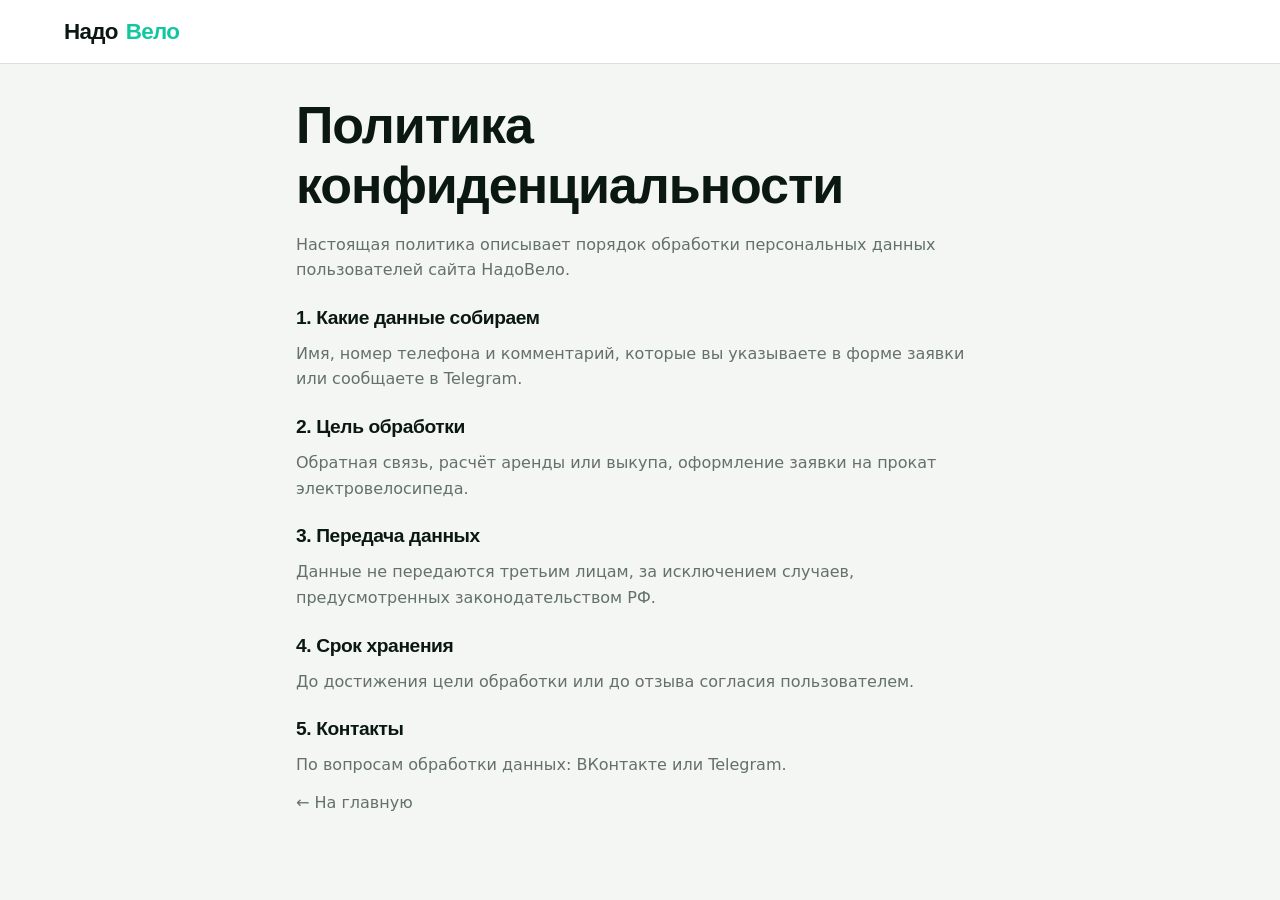
<file: privacy.html>
<!DOCTYPE html>
<html lang="ru">
<head>
  <meta charset="UTF-8">
  <meta name="viewport" content="width=device-width, initial-scale=1.0">
  <title>Политика конфиденциальности — НадоВело</title>
  <link rel="icon" type="image/png" sizes="32x32" href="images/favicon-32.png?v=29">
  <link rel="icon" type="image/png" sizes="16x16" href="images/favicon-16.png?v=29">
  <link rel="icon" href="favicon.svg?v=29" type="image/svg+xml">
  <link rel="apple-touch-icon" sizes="180x180" href="images/apple-touch-icon.png?v=29">
  <link rel="stylesheet" href="css/styles.css?v=8">
</head>
<body class="legal-page">
  <header class="header scrolled">
    <div class="header-inner container">
      <a href="index.html" class="logo logo-with-mark">Надо<span>Вело</span></a>
    </div>
  </header>
  <main class="legal-content container">
    <h1>Политика конфиденциальности</h1>
    <p>Настоящая политика описывает порядок обработки персональных данных пользователей сайта НадоВело.</p>
    <h2>1. Какие данные собираем</h2>
    <p>Имя, номер телефона и комментарий, которые вы указываете в форме заявки или сообщаете в Telegram.</p>
    <h2>2. Цель обработки</h2>
    <p>Обратная связь, расчёт аренды или выкупа, оформление заявки на прокат электровелосипеда.</p>
    <h2>3. Передача данных</h2>
    <p>Данные не передаются третьим лицам, за исключением случаев, предусмотренных законодательством РФ.</p>
    <h2>4. Срок хранения</h2>
    <p>До достижения цели обработки или до отзыва согласия пользователем.</p>
    <h2>5. Контакты</h2>
    <p>По вопросам обработки данных: <a href="https://vk.com/nadovelosaratov" target="_blank" rel="noopener">ВКонтакте</a> или <a href="https://t.me/nadovelo" target="_blank" rel="noopener">Telegram</a>.</p>
    <p><a href="index.html">← На главную</a></p>
  </main>
</body>
</html>
</file>
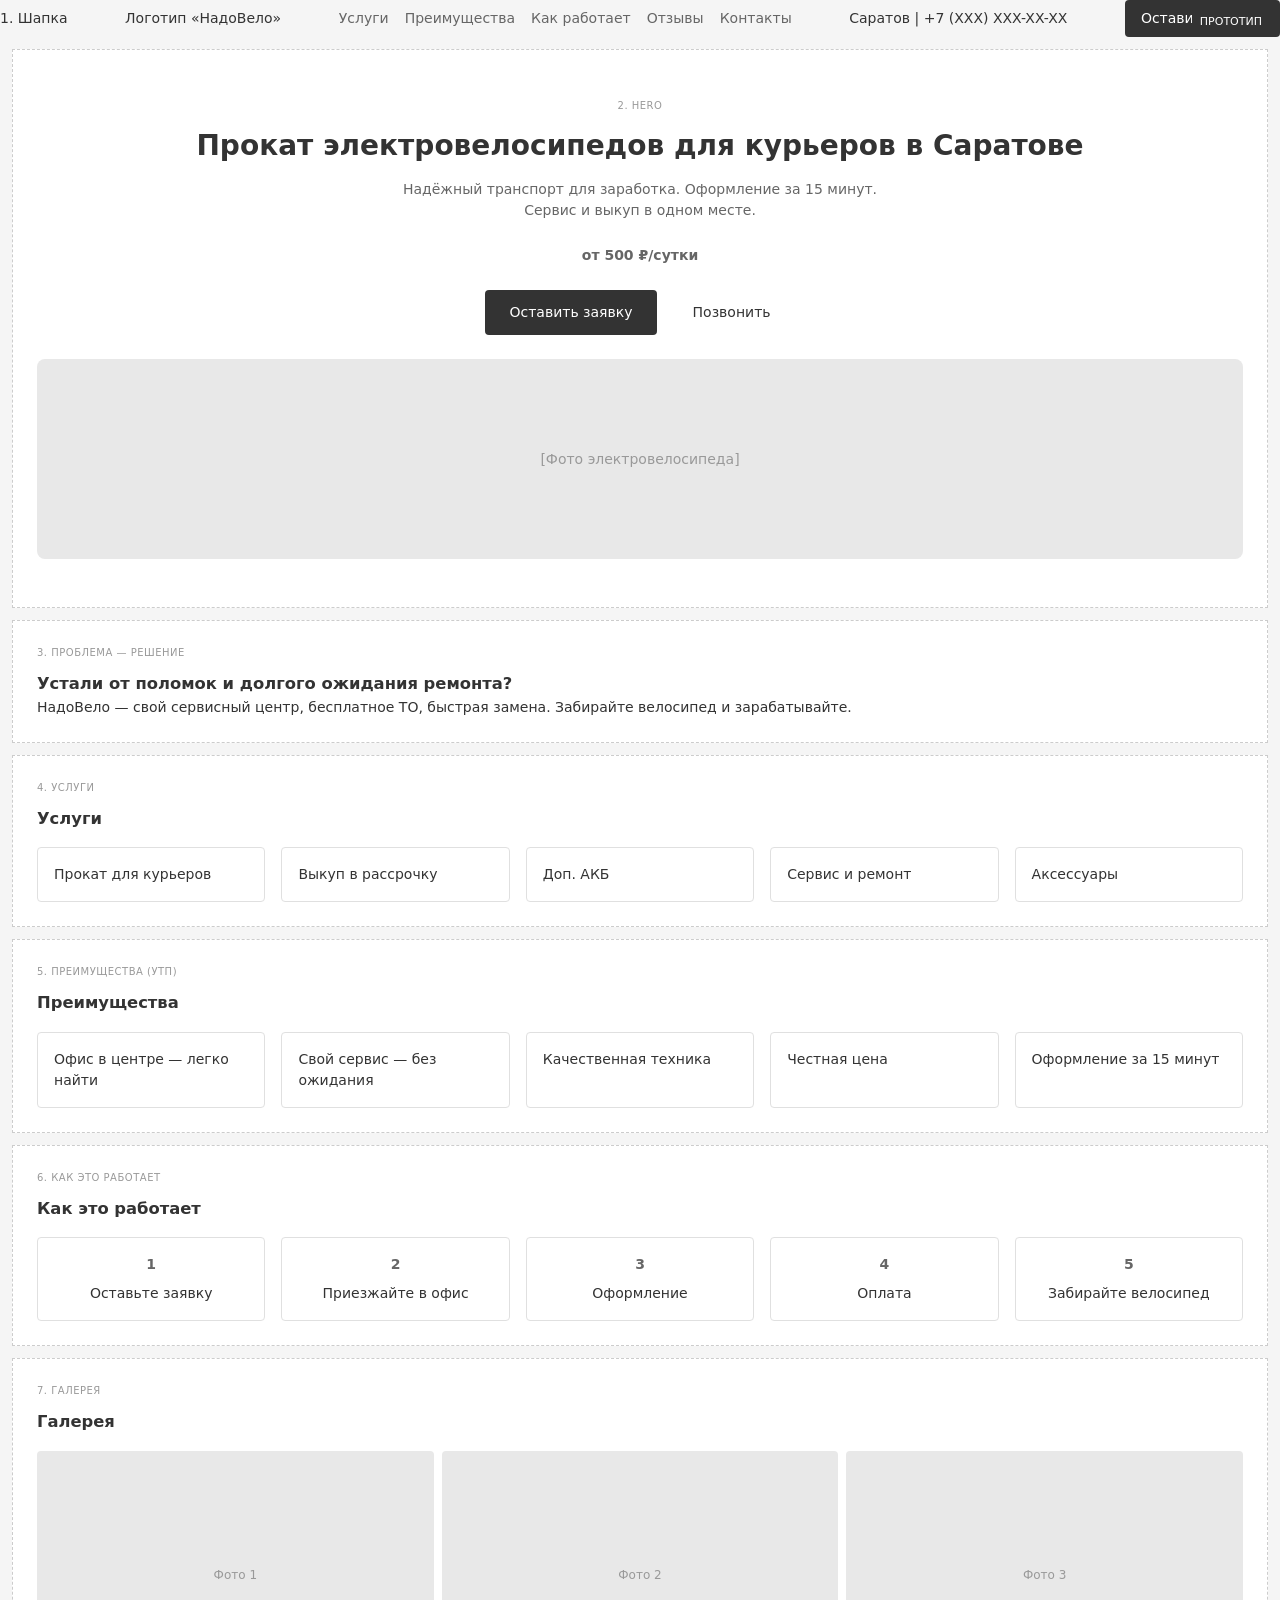
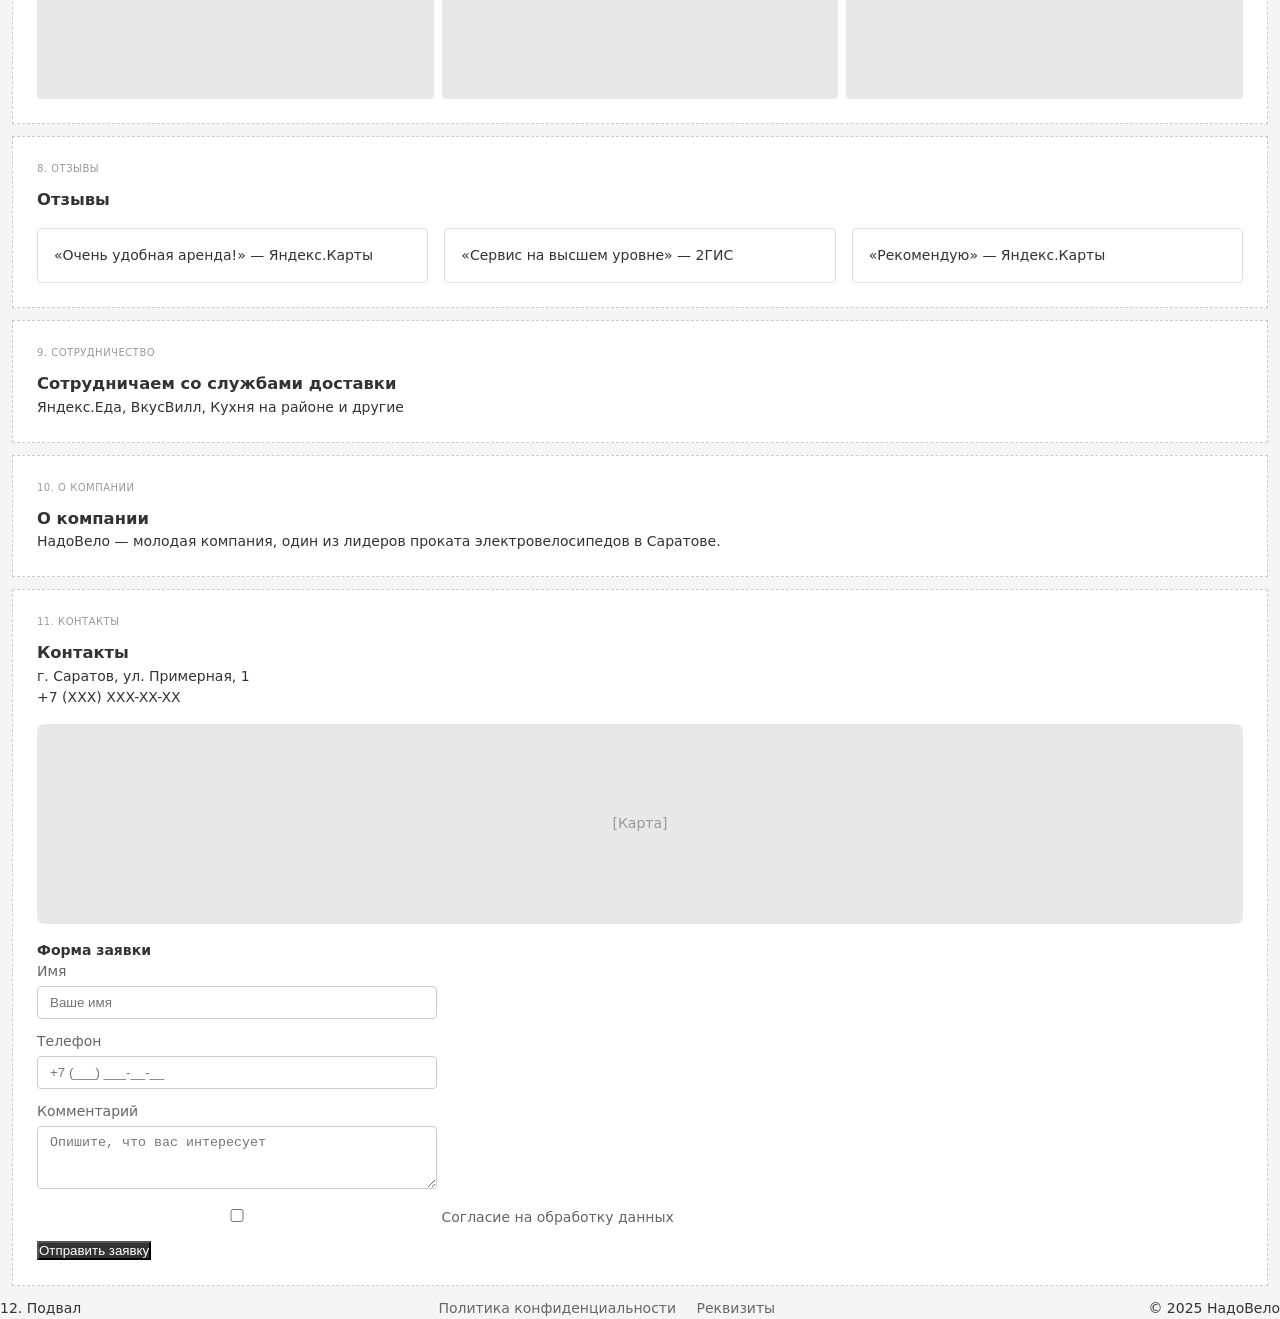
<file: prototype.html>
<!DOCTYPE html>
<html lang="ru">
<head>
  <meta charset="UTF-8">
  <meta name="viewport" content="width=device-width, initial-scale=1.0">
  <title>НадоВело — Прототип лендинга</title>
  <style>
    /* Прототип: минимальные стили, фокус на структуре */
    * { margin: 0; padding: 0; box-sizing: border-box; }
    body {
      font-family: system-ui, sans-serif;
      font-size: 14px;
      line-height: 1.5;
      color: #333;
      background: #f5f5f5;
    }
    .prototype-label {
      position: fixed;
      top: 10px;
      right: 10px;
      background: #333;
      color: #fff;
      padding: 4px 8px;
      font-size: 11px;
      z-index: 1000;
    }
    section {
      background: #fff;
      border: 1px dashed #ccc;
      margin: 12px;
      padding: 24px;
      min-height: 80px;
    }
    section::before {
      display: block;
      font-size: 10px;
      color: #999;
      margin-bottom: 12px;
      text-transform: uppercase;
      letter-spacing: 0.05em;
    }
    .header::before { content: "1. Шапка"; }
    .hero::before { content: "2. Hero"; }
    .problem-solution::before { content: "3. Проблема — Решение"; }
    .services::before { content: "4. Услуги"; }
    .advantages::before { content: "5. Преимущества (УТП)"; }
    .how-it-works::before { content: "6. Как это работает"; }
    .gallery::before { content: "7. Галерея"; }
    .reviews::before { content: "8. Отзывы"; }
    .partners::before { content: "9. Сотрудничество"; }
    .about::before { content: "10. О компании"; }
    .contacts::before { content: "11. Контакты"; }
    .footer::before { content: "12. Подвал"; }

    .header {
      display: flex;
      justify-content: space-between;
      align-items: center;
      flex-wrap: wrap;
      gap: 12px;
    }
    .header-nav { display: flex; gap: 16px; flex-wrap: wrap; }
    .header-nav a { color: #666; text-decoration: none; }
    .header-cta { background: #333; color: #fff; padding: 8px 16px; border-radius: 4px; text-decoration: none; }

    .hero {
      text-align: center;
      padding: 48px 24px;
    }
    .hero h1 { font-size: 28px; margin-bottom: 12px; }
    .hero p { color: #666; margin-bottom: 24px; max-width: 500px; margin-left: auto; margin-right: auto; }
    .hero-buttons { display: flex; gap: 12px; justify-content: center; flex-wrap: wrap; }
    .hero-buttons a, .hero-buttons button {
      padding: 12px 24px;
      border-radius: 4px;
      text-decoration: none;
      border: none;
      cursor: pointer;
      font-size: 14px;
    }
    .btn-primary { background: #333; color: #fff; }
    .btn-secondary { background: transparent; border: 2px solid #333; color: #333; }

    .services-grid, .advantages-grid {
      display: grid;
      grid-template-columns: repeat(auto-fit, minmax(180px, 1fr));
      gap: 16px;
      margin-top: 16px;
    }
    .service-card, .advantage-card {
      border: 1px solid #e0e0e0;
      padding: 16px;
      border-radius: 4px;
    }

    .steps {
      display: flex;
      flex-wrap: wrap;
      gap: 16px;
      margin-top: 16px;
    }
    .step {
      flex: 1;
      min-width: 120px;
      padding: 16px;
      border: 1px solid #e0e0e0;
      border-radius: 4px;
      text-align: center;
    }
    .step-num { font-weight: bold; color: #666; margin-bottom: 8px; }

    .gallery-placeholder {
      display: grid;
      grid-template-columns: repeat(3, 1fr);
      gap: 8px;
      margin-top: 16px;
    }
    .gallery-placeholder div {
      aspect-ratio: 16/10;
      background: #e8e8e8;
      border-radius: 4px;
      display: flex;
      align-items: center;
      justify-content: center;
      color: #999;
      font-size: 12px;
    }

    .reviews-grid {
      display: grid;
      grid-template-columns: repeat(auto-fit, minmax(250px, 1fr));
      gap: 16px;
      margin-top: 16px;
    }
    .review-card {
      border: 1px solid #e0e0e0;
      padding: 16px;
      border-radius: 4px;
    }

    .form-row { margin-bottom: 12px; }
    .form-row label { display: block; margin-bottom: 4px; color: #666; }
    .form-row input, .form-row textarea {
      width: 100%;
      max-width: 400px;
      padding: 8px 12px;
      border: 1px solid #ccc;
      border-radius: 4px;
    }

    .footer {
      display: flex;
      justify-content: space-between;
      align-items: center;
      flex-wrap: wrap;
      gap: 12px;
    }
    .footer a { color: #666; text-decoration: none; margin-right: 16px; }

    @media (max-width: 600px) {
      .gallery-placeholder { grid-template-columns: 1fr; }
    }
  </style>
</head>
<body>
  <div class="prototype-label">ПРОТОТИП</div>

  <header class="header section">
    <div>Логотип «НадоВело»</div>
    <nav class="header-nav">
      <a href="#services">Услуги</a>
      <a href="#advantages">Преимущества</a>
      <a href="#how">Как работает</a>
      <a href="#reviews">Отзывы</a>
      <a href="#contacts">Контакты</a>
    </nav>
    <div>Саратов | +7 (XXX) XXX-XX-XX</div>
    <a href="#form" class="header-cta">Оставить заявку</a>
  </header>

  <section class="hero section">
    <h1>Прокат электровелосипедов для курьеров в Саратове</h1>
    <p>Надёжный транспорт для заработка. Оформление за 15 минут. Сервис и выкуп в одном месте.</p>
    <p><strong>от 500 ₽/сутки</strong></p>
    <div class="hero-buttons">
      <a href="#form" class="btn-primary">Оставить заявку</a>
      <a href="tel:+7XXXXXXXXXX" class="btn-secondary">Позвонить</a>
    </div>
    <div style="margin-top: 24px; height: 200px; background: #e8e8e8; border-radius: 8px; display: flex; align-items: center; justify-content: center; color: #999;">[Фото электровелосипеда]</div>
  </section>

  <section class="problem-solution section">
    <h3>Устали от поломок и долгого ожидания ремонта?</h3>
    <p>НадоВело — свой сервисный центр, бесплатное ТО, быстрая замена. Забирайте велосипед и зарабатывайте.</p>
  </section>

  <section class="services section" id="services">
    <h3>Услуги</h3>
    <div class="services-grid">
      <div class="service-card">Прокат для курьеров</div>
      <div class="service-card">Выкуп в рассрочку</div>
      <div class="service-card">Доп. АКБ</div>
      <div class="service-card">Сервис и ремонт</div>
      <div class="service-card">Аксессуары</div>
    </div>
  </section>

  <section class="advantages section" id="advantages">
    <h3>Преимущества</h3>
    <div class="advantages-grid">
      <div class="advantage-card">Офис в центре — легко найти</div>
      <div class="advantage-card">Свой сервис — без ожидания</div>
      <div class="advantage-card">Качественная техника</div>
      <div class="advantage-card">Честная цена</div>
      <div class="advantage-card">Оформление за 15 минут</div>
    </div>
  </section>

  <section class="how-it-works section" id="how">
    <h3>Как это работает</h3>
    <div class="steps">
      <div class="step"><div class="step-num">1</div>Оставьте заявку</div>
      <div class="step"><div class="step-num">2</div>Приезжайте в офис</div>
      <div class="step"><div class="step-num">3</div>Оформление</div>
      <div class="step"><div class="step-num">4</div>Оплата</div>
      <div class="step"><div class="step-num">5</div>Забирайте велосипед</div>
    </div>
  </section>

  <section class="gallery section">
    <h3>Галерея</h3>
    <div class="gallery-placeholder">
      <div>Фото 1</div>
      <div>Фото 2</div>
      <div>Фото 3</div>
    </div>
  </section>

  <section class="reviews section" id="reviews">
    <h3>Отзывы</h3>
    <div class="reviews-grid">
      <div class="review-card">«Очень удобная аренда!» — Яндекс.Карты</div>
      <div class="review-card">«Сервис на высшем уровне» — 2ГИС</div>
      <div class="review-card">«Рекомендую» — Яндекс.Карты</div>
    </div>
  </section>

  <section class="partners section">
    <h3>Сотрудничаем со службами доставки</h3>
    <p>Яндекс.Еда, ВкусВилл, Кухня на районе и другие</p>
  </section>

  <section class="about section">
    <h3>О компании</h3>
    <p>НадоВело — молодая компания, один из лидеров проката электровелосипедов в Саратове.</p>
  </section>

  <section class="contacts section" id="contacts">
    <h3>Контакты</h3>
    <p>г. Саратов, ул. Примерная, 1</p>
    <p>+7 (XXX) XXX-XX-XX</p>
    <div style="height: 200px; background: #e8e8e8; border-radius: 8px; margin: 16px 0; display: flex; align-items: center; justify-content: center; color: #999;">[Карта]</div>
    <h4 id="form">Форма заявки</h4>
    <form>
      <div class="form-row">
        <label>Имя</label>
        <input type="text" placeholder="Ваше имя">
      </div>
      <div class="form-row">
        <label>Телефон</label>
        <input type="tel" placeholder="+7 (___) ___-__-__">
      </div>
      <div class="form-row">
        <label>Комментарий</label>
        <textarea rows="3" placeholder="Опишите, что вас интересует"></textarea>
      </div>
      <div class="form-row">
        <label><input type="checkbox"> Согласие на обработку данных</label>
      </div>
      <button type="submit" class="btn-primary">Отправить заявку</button>
    </form>
  </section>

  <footer class="footer section">
    <div>
      <a href="#">Политика конфиденциальности</a>
      <a href="#">Реквизиты</a>
    </div>
    <div>© 2025 НадоВело</div>
  </footer>
</body>
</html>
</file>
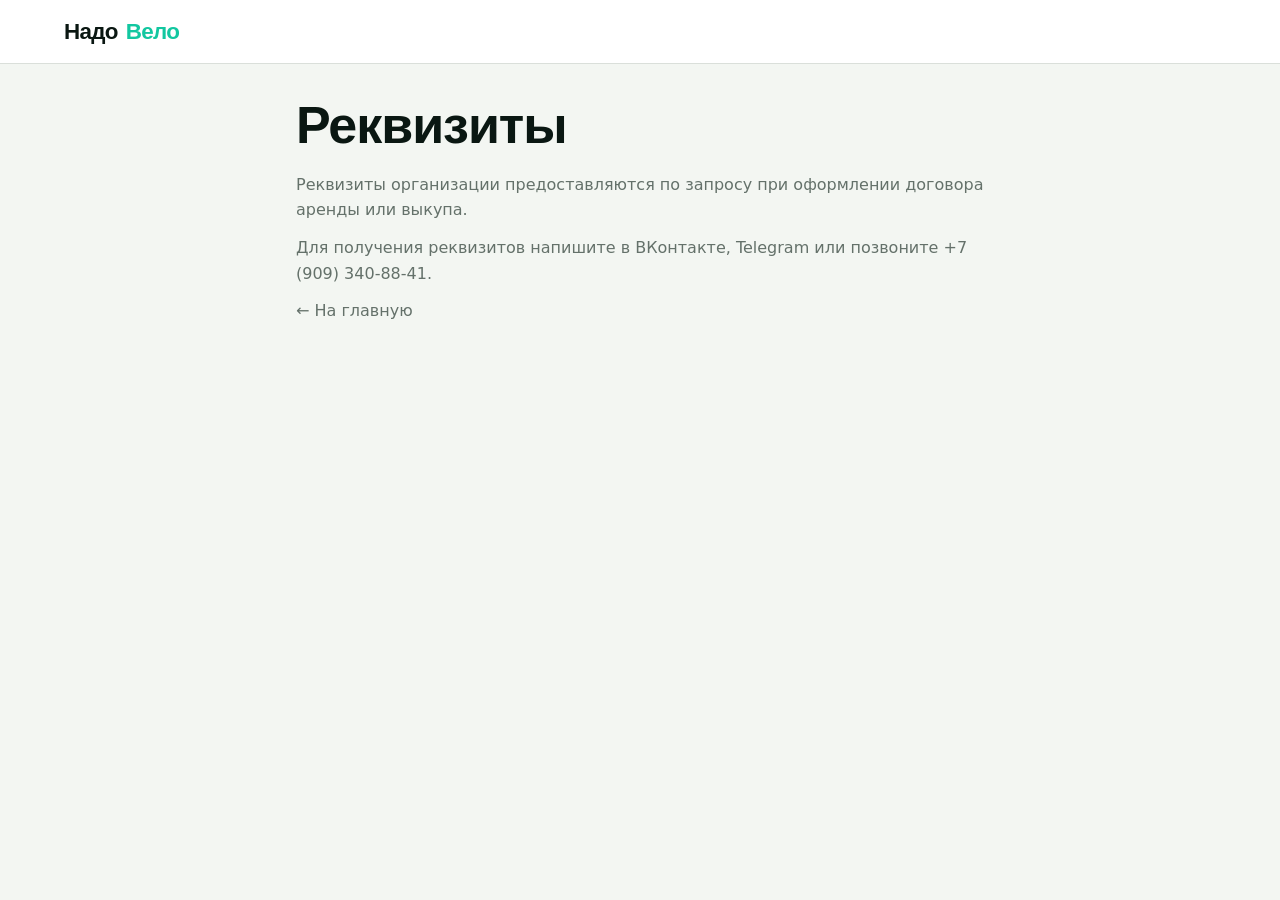
<file: requisites.html>
<!DOCTYPE html>
<html lang="ru">
<head>
  <meta charset="UTF-8">
  <meta name="viewport" content="width=device-width, initial-scale=1.0">
  <title>Реквизиты — НадоВело</title>
  <link rel="icon" type="image/png" sizes="32x32" href="images/favicon-32.png?v=29">
  <link rel="icon" type="image/png" sizes="16x16" href="images/favicon-16.png?v=29">
  <link rel="icon" href="favicon.svg?v=29" type="image/svg+xml">
  <link rel="apple-touch-icon" sizes="180x180" href="images/apple-touch-icon.png?v=29">
  <link rel="stylesheet" href="css/styles.css?v=8">
</head>
<body class="legal-page">
  <header class="header scrolled">
    <div class="header-inner container">
      <a href="index.html" class="logo logo-with-mark">Надо<span>Вело</span></a>
    </div>
  </header>
  <main class="legal-content container">
    <h1>Реквизиты</h1>
    <p>Реквизиты организации предоставляются по запросу при оформлении договора аренды или выкупа.</p>
    <p>Для получения реквизитов напишите в <a href="https://vk.com/nadovelosaratov" target="_blank" rel="noopener">ВКонтакте</a>, <a href="https://t.me/nadovelo" target="_blank" rel="noopener">Telegram</a> или позвоните <a href="tel:+79093408841">+7 (909) 340-88-41</a>.</p>
    <p><a href="index.html">← На главную</a></p>
  </main>
</body>
</html>
</file>
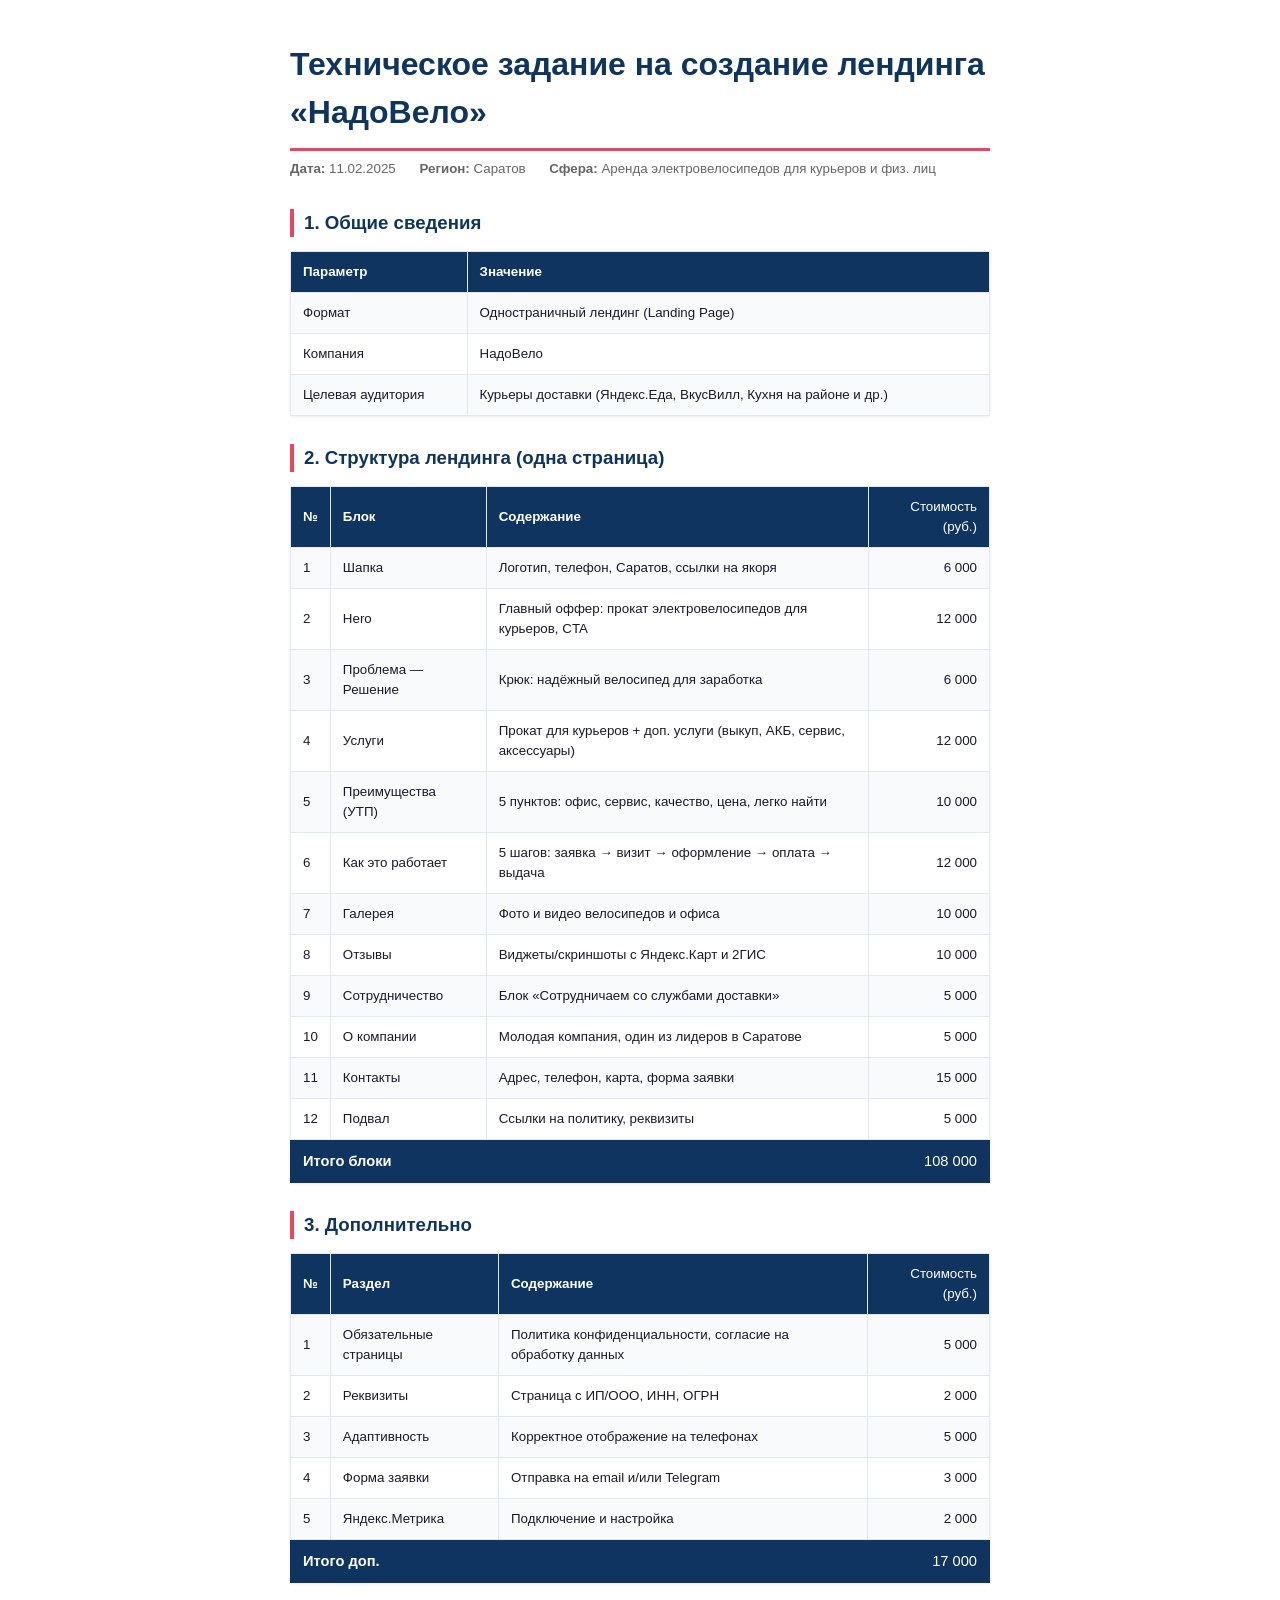
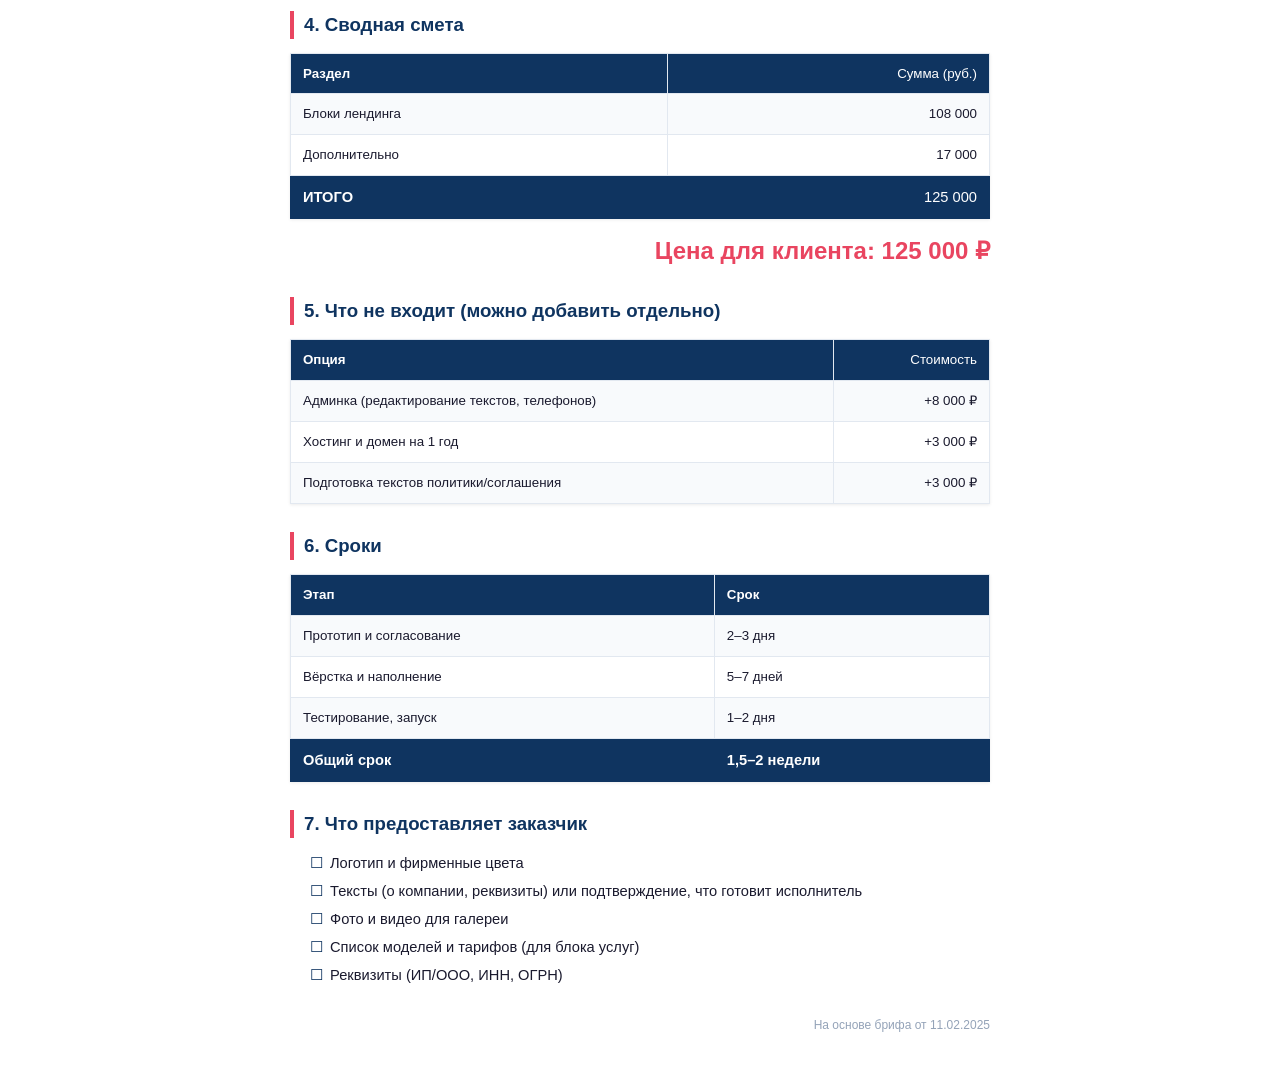
<file: ТЗ_НадоВело.html>
<!DOCTYPE html>
<html lang="ru">
<head>
  <meta charset="UTF-8">
  <title>ТЗ на создание лендинга «НадоВело»</title>
  <style>
    * { margin: 0; padding: 0; box-sizing: border-box; }
    
    body {
      font-family: -apple-system, BlinkMacSystemFont, 'Segoe UI', Roboto, 'Helvetica Neue', sans-serif;
      font-size: 11pt;
      line-height: 1.5;
      color: #1a1a2e;
      padding: 40px 50px;
      max-width: 800px;
      margin: 0 auto;
    }
    
    h1 {
      font-size: 24pt;
      font-weight: 700;
      color: #0f3460;
      margin-bottom: 8px;
      border-bottom: 3px solid #e94560;
      padding-bottom: 12px;
    }
    
    .meta {
      color: #666;
      font-size: 10pt;
      margin-bottom: 30px;
    }
    
    .meta span { margin-right: 20px; }
    
    h2 {
      font-size: 14pt;
      font-weight: 600;
      color: #0f3460;
      margin: 28px 0 14px;
      padding-left: 10px;
      border-left: 4px solid #e94560;
    }
    
    table {
      width: 100%;
      border-collapse: collapse;
      margin: 14px 0;
      font-size: 10pt;
      box-shadow: 0 1px 3px rgba(0,0,0,0.08);
    }
    
    th, td {
      padding: 10px 12px;
      text-align: left;
      border: 1px solid #e2e8f0;
    }
    
    th {
      background: #0f3460;
      color: white;
      font-weight: 600;
    }
    
    tr:nth-child(even) { background: #f8fafc; }
    
    tr:hover { background: #f1f5f9; }
    
    .price { text-align: right; font-weight: 500; }
    
    .total-row { background: #0f3460 !important; color: white; font-weight: 700; font-size: 11pt; }
    
    .total-row td { border-color: #0f3460; }
    
    .sum {
      font-size: 18pt;
      font-weight: 700;
      color: #e94560;
      margin: 10px 0 20px;
      text-align: right;
    }
    
    hr {
      border: none;
      border-top: 1px dashed #cbd5e1;
      margin: 24px 0;
    }
    
    ul {
      margin: 10px 0 10px 20px;
    }
    
    ul li {
      margin: 6px 0;
      list-style: none;
      padding-left: 20px;
      position: relative;
    }
    
    ul li::before {
      content: "☐";
      position: absolute;
      left: 0;
      color: #0f3460;
    }
    
    .footer {
      margin-top: 30px;
      font-size: 9pt;
      color: #94a3b8;
      text-align: right;
    }
    
    .section-intro { margin-bottom: 12px; color: #475569; }
  </style>
</head>
<body>
  <h1>Техническое задание на создание лендинга «НадоВело»</h1>
  
  <div class="meta">
    <span><strong>Дата:</strong> 11.02.2025</span>
    <span><strong>Регион:</strong> Саратов</span>
    <span><strong>Сфера:</strong> Аренда электровелосипедов для курьеров и физ. лиц</span>
  </div>

  <h2>1. Общие сведения</h2>
  <table>
    <tr><th>Параметр</th><th>Значение</th></tr>
    <tr><td>Формат</td><td>Одностраничный лендинг (Landing Page)</td></tr>
    <tr><td>Компания</td><td>НадоВело</td></tr>
    <tr><td>Целевая аудитория</td><td>Курьеры доставки (Яндекс.Еда, ВкусВилл, Кухня на районе и др.)</td></tr>
  </table>

  <h2>2. Структура лендинга (одна страница)</h2>
  <table>
    <tr><th>№</th><th>Блок</th><th>Содержание</th><th class="price">Стоимость (руб.)</th></tr>
    <tr><td>1</td><td>Шапка</td><td>Логотип, телефон, Саратов, ссылки на якоря</td><td class="price">6 000</td></tr>
    <tr><td>2</td><td>Hero</td><td>Главный оффер: прокат электровелосипедов для курьеров, CTA</td><td class="price">12 000</td></tr>
    <tr><td>3</td><td>Проблема — Решение</td><td>Крюк: надёжный велосипед для заработка</td><td class="price">6 000</td></tr>
    <tr><td>4</td><td>Услуги</td><td>Прокат для курьеров + доп. услуги (выкуп, АКБ, сервис, аксессуары)</td><td class="price">12 000</td></tr>
    <tr><td>5</td><td>Преимущества (УТП)</td><td>5 пунктов: офис, сервис, качество, цена, легко найти</td><td class="price">10 000</td></tr>
    <tr><td>6</td><td>Как это работает</td><td>5 шагов: заявка → визит → оформление → оплата → выдача</td><td class="price">12 000</td></tr>
    <tr><td>7</td><td>Галерея</td><td>Фото и видео велосипедов и офиса</td><td class="price">10 000</td></tr>
    <tr><td>8</td><td>Отзывы</td><td>Виджеты/скриншоты с Яндекс.Карт и 2ГИС</td><td class="price">10 000</td></tr>
    <tr><td>9</td><td>Сотрудничество</td><td>Блок «Сотрудничаем со службами доставки»</td><td class="price">5 000</td></tr>
    <tr><td>10</td><td>О компании</td><td>Молодая компания, один из лидеров в Саратове</td><td class="price">5 000</td></tr>
    <tr><td>11</td><td>Контакты</td><td>Адрес, телефон, карта, форма заявки</td><td class="price">15 000</td></tr>
    <tr><td>12</td><td>Подвал</td><td>Ссылки на политику, реквизиты</td><td class="price">5 000</td></tr>
    <tr class="total-row"><td colspan="3">Итого блоки</td><td class="price">108 000</td></tr>
  </table>

  <h2>3. Дополнительно</h2>
  <table>
    <tr><th>№</th><th>Раздел</th><th>Содержание</th><th class="price">Стоимость (руб.)</th></tr>
    <tr><td>1</td><td>Обязательные страницы</td><td>Политика конфиденциальности, согласие на обработку данных</td><td class="price">5 000</td></tr>
    <tr><td>2</td><td>Реквизиты</td><td>Страница с ИП/ООО, ИНН, ОГРН</td><td class="price">2 000</td></tr>
    <tr><td>3</td><td>Адаптивность</td><td>Корректное отображение на телефонах</td><td class="price">5 000</td></tr>
    <tr><td>4</td><td>Форма заявки</td><td>Отправка на email и/или Telegram</td><td class="price">3 000</td></tr>
    <tr><td>5</td><td>Яндекс.Метрика</td><td>Подключение и настройка</td><td class="price">2 000</td></tr>
    <tr class="total-row"><td colspan="3">Итого доп.</td><td class="price">17 000</td></tr>
  </table>

  <h2>4. Сводная смета</h2>
  <table>
    <tr><th>Раздел</th><th class="price">Сумма (руб.)</th></tr>
    <tr><td>Блоки лендинга</td><td class="price">108 000</td></tr>
    <tr><td>Дополнительно</td><td class="price">17 000</td></tr>
    <tr class="total-row"><td>ИТОГО</td><td class="price">125 000</td></tr>
  </table>
  <p class="sum">Цена для клиента: 125 000 ₽</p>

  <h2>5. Что не входит (можно добавить отдельно)</h2>
  <table>
    <tr><th>Опция</th><th class="price">Стоимость</th></tr>
    <tr><td>Админка (редактирование текстов, телефонов)</td><td class="price">+8 000 ₽</td></tr>
    <tr><td>Хостинг и домен на 1 год</td><td class="price">+3 000 ₽</td></tr>
    <tr><td>Подготовка текстов политики/соглашения</td><td class="price">+3 000 ₽</td></tr>
  </table>

  <h2>6. Сроки</h2>
  <table>
    <tr><th>Этап</th><th>Срок</th></tr>
    <tr><td>Прототип и согласование</td><td>2–3 дня</td></tr>
    <tr><td>Вёрстка и наполнение</td><td>5–7 дней</td></tr>
    <tr><td>Тестирование, запуск</td><td>1–2 дня</td></tr>
    <tr class="total-row"><td>Общий срок</td><td>1,5–2 недели</td></tr>
  </table>

  <h2>7. Что предоставляет заказчик</h2>
  <ul>
    <li>Логотип и фирменные цвета</li>
    <li>Тексты (о компании, реквизиты) или подтверждение, что готовит исполнитель</li>
    <li>Фото и видео для галереи</li>
    <li>Список моделей и тарифов (для блока услуг)</li>
    <li>Реквизиты (ИП/ООО, ИНН, ОГРН)</li>
  </ul>

  <div class="footer">На основе брифа от 11.02.2025</div>
</body>
</html>
</file>
<file: css/styles.css>
:root {
  --lime: #a3e635;
  --lime-bright: #bef264;
  --teal: #14b8a6;
  --cyan: #06b6d4;
  --gradient: linear-gradient(135deg, #84cc16 0%, #14b8a6 45%, #0891b2 100%);
  --gradient-soft: linear-gradient(160deg, rgba(132, 204, 22, 0.12) 0%, rgba(20, 184, 166, 0.08) 100%);
  --dark: #0f172a;
  --dark-card: #1e293b;
  --bg: #ffffff;
  --bg-alt: #f8fafc;
  --text: #0f172a;
  --text-muted: #64748b;
  --text-on-gradient: #ffffff;
  --border: rgba(15, 23, 42, 0.08);
  --radius: 16px;
  --radius-lg: 24px;
  --space: 1rem;
  --space-lg: 2.75rem;
  --shadow: 0 20px 60px rgba(15, 23, 42, 0.12);
  --shadow-glow: 0 0 40px rgba(20, 184, 166, 0.25);
}

*, *::before, *::after { margin: 0; padding: 0; box-sizing: border-box; }

html {
  scroll-behavior: smooth;
  scroll-padding-top: 88px;
}

body {
  font-family: 'DM Sans', system-ui, sans-serif;
  font-size: 1rem;
  line-height: 1.6;
  color: var(--text);
  background: var(--bg);
  -webkit-font-smoothing: antialiased;
  overflow-x: hidden;
}

::selection {
  background: rgba(20, 184, 166, 0.25);
}

h1, h2, h3 {
  font-family: 'Syne', sans-serif;
  font-weight: 700;
  letter-spacing: -0.02em;
  line-height: 1.15;
}

h1 { font-size: clamp(2rem, 5vw, 3.25rem); }
h2 { font-size: clamp(1.75rem, 3.5vw, 2.5rem); margin-bottom: 0.75rem; }
h3 { font-size: 1.15rem; }

a { color: inherit; text-decoration: none; transition: color 0.2s, opacity 0.2s; }

.container {
  max-width: 1200px;
  margin: 0 auto;
  padding: 0 var(--space);
  width: 100%;
}

/* Three.js — фон hero */
.hero-bg {
  position: absolute;
  inset: 0;
  width: 100%;
  z-index: 0;
  overflow: hidden;
  pointer-events: none;
}

.hero-bg--fallback {
  background:
    radial-gradient(circle at 30% 70%, rgba(255,255,255,0.12) 0%, transparent 45%),
    radial-gradient(circle at 70% 30%, rgba(255,255,255,0.08) 0%, transparent 40%);
}

#three-canvas {
  display: block;
  width: 100%;
  height: 100%;
}

.scroll-progress {
  position: fixed;
  top: 0;
  left: 0;
  width: 100%;
  height: 3px;
  background: var(--gradient);
  z-index: 1000;
  transform-origin: left center;
  transform: scaleX(0);
}

/* Header — mobile first */
.header {
  position: fixed;
  top: 0;
  left: 0;
  right: 0;
  z-index: 200;
  padding: 0.65rem var(--space);
  padding-top: max(0.65rem, env(safe-area-inset-top));
  transition: background 0.3s, box-shadow 0.3s;
}

.header::after {
  content: '';
  position: absolute;
  inset: 0;
  pointer-events: none;
}

.header.scrolled {
  background: rgba(255, 255, 255, 0.96);
  backdrop-filter: blur(16px);
  box-shadow: 0 1px 0 var(--border);
}

.header-inner {
  max-width: 1200px;
  margin: 0 auto;
  display: flex;
  align-items: center;
  justify-content: space-between;
  gap: 0.75rem;
}

.header-end {
  display: flex;
  align-items: center;
  gap: 0.5rem;
  margin-left: auto;
  flex-shrink: 0;
}

.logo {
  font-family: 'Syne', sans-serif;
  font-weight: 800;
  font-size: 1.25rem;
  letter-spacing: -0.03em;
  color: #fff;
  transition: color 0.3s;
}

.header.scrolled .logo { color: var(--text); }
.logo span { color: var(--lime-bright); }
.header.scrolled .logo span { color: var(--teal); }

.nav {
  display: none;
  flex-direction: column;
  gap: 0;
  position: absolute;
  top: calc(100% + 0.25rem);
  right: var(--space);
  left: auto;
  width: min(340px, calc(100vw - 2rem));
  background: #fff;
  padding: 0.5rem;
  border-radius: var(--radius);
  box-shadow: var(--shadow);
  border: 1px solid var(--border);
  max-height: calc(100vh - 5rem);
  overflow-y: auto;
  z-index: 220;
}

.nav.open { display: flex; }

.nav[hidden] { display: none !important; }

.nav-links {
  display: flex;
  flex-direction: column;
  gap: 0;
}

.nav-links a {
  color: var(--text);
  font-size: 0.9375rem;
  font-weight: 500;
  padding: 0.85rem 1rem;
  border-radius: 10px;
}

.nav-links a:hover,
.nav-links a:active {
  background: var(--bg-alt);
  color: var(--teal);
}

.nav a {
  color: var(--text);
  font-size: 0.9375rem;
  font-weight: 500;
  padding: 0.85rem 1rem;
  border-radius: 10px;
}

.nav-mobile-cta a {
  color: inherit;
}

.nav a:hover,
.nav a:active {
  background: var(--bg-alt);
  color: var(--teal);
}

.header-right {
  display: none;
  align-items: center;
  gap: 0.5rem;
  flex-shrink: 0;
  justify-self: end;
}

.header-phone {
  display: none;
  color: rgba(255, 255, 255, 0.9);
  font-size: 0.8rem;
  white-space: nowrap;
}

.header.scrolled .header-phone { color: var(--text-muted); }
.header-phone a { font-weight: 600; color: inherit; }

.header-actions {
  display: flex;
  align-items: center;
  gap: 0.35rem;
  justify-self: end;
}

.burger {
  display: flex;
  flex-direction: column;
  justify-content: center;
  gap: 5px;
  width: 44px;
  height: 44px;
  background: rgba(255, 255, 255, 0.12);
  border: 1px solid rgba(255, 255, 255, 0.2);
  border-radius: 12px;
  cursor: pointer;
  padding: 0;
  flex-shrink: 0;
}

.burger span {
  display: block;
  width: 18px;
  height: 2px;
  margin: 0 auto;
  background: #fff;
  transition: transform 0.25s, opacity 0.25s, background 0.3s;
}

.header.scrolled .burger {
  background: var(--bg-alt);
  border-color: var(--border);
}

.header.scrolled .burger span { background: var(--text); }

.burger.open span:nth-child(1) { transform: translateY(7px) rotate(45deg); }
.burger.open span:nth-child(2) { opacity: 0; }
.burger.open span:nth-child(3) { transform: translateY(-7px) rotate(-45deg); }


.nav-backdrop {
  position: fixed;
  inset: 0;
  z-index: 210;
  background: rgba(15, 23, 42, 0.35);
  backdrop-filter: blur(2px);
  cursor: pointer;
}

.nav-backdrop[hidden] {
  display: none !important;
}

.btn {
  display: inline-flex;
  align-items: center;
  justify-content: center;
  gap: 0.4rem;
  padding: 0.75rem 1.25rem;
  min-height: 44px;
  font-family: inherit;
  font-size: 0.875rem;
  font-weight: 600;
  border-radius: 999px;
  border: none;
  cursor: pointer;
  transition: transform 0.2s, box-shadow 0.2s, background 0.2s;
  white-space: nowrap;
}

.btn:focus-visible, a:focus-visible {
  outline: 2px solid var(--teal);
  outline-offset: 2px;
}

.btn-primary {
  background: var(--gradient);
  color: #fff;
  box-shadow: 0 4px 20px rgba(20, 184, 166, 0.35);
}

.btn-primary:hover {
  transform: translateY(-2px);
  box-shadow: 0 8px 28px rgba(20, 184, 166, 0.45);
}

.hero .btn-primary,
.cta-banner .btn-primary,
.header:not(.scrolled) .header-right .btn-primary {
  background: #fff;
  color: #0f766e;
  box-shadow: 0 4px 24px rgba(0, 0, 0, 0.14);
}

.hero .btn-primary:hover,
.cta-banner .btn-primary:hover,
.header:not(.scrolled) .header-right .btn-primary:hover {
  background: #f0fdfa;
  color: #0d9488;
  box-shadow: 0 8px 28px rgba(0, 0, 0, 0.18);
}

.btn-outline {
  background: rgba(255, 255, 255, 0.12);
  color: #fff;
  border: 2px solid rgba(255, 255, 255, 0.35);
  backdrop-filter: blur(8px);
}

.btn-outline:hover {
  background: rgba(255, 255, 255, 0.2);
  transform: translateY(-2px);
}

.btn-dark {
  background: var(--dark);
  color: #fff;
}

.btn-dark:hover { transform: translateY(-2px); }

.btn-telegram {
  background: #24A1DE;
  color: #fff;
}

.btn-telegram:hover {
  background: #1d8fc4;
  transform: translateY(-2px);
}

.btn-vk {
  background: #0077ff;
  color: #fff;
}

.btn-vk:hover {
  background: #0066dd;
  transform: translateY(-2px);
}


.hero--photo {
  min-height: min(78vh, 640px);
  background: #0f172a;
  display: flex;
  align-items: center;
}

.hero-photo-bg {
  position: absolute;
  inset: 0;
  background-size: cover;
  background-position: center;
  background-repeat: no-repeat;
  z-index: 0;
}

.hero-photo-overlay {
  position: absolute;
  inset: 0;
  z-index: 1;
  background:
    linear-gradient(120deg, rgba(15, 23, 42, 0.78) 0%, rgba(15, 23, 42, 0.45) 55%, rgba(15, 23, 42, 0.35) 100%),
    linear-gradient(0deg, rgba(15, 23, 42, 0.55) 0%, transparent 45%);
}

.hero--photo .hero-inner {
  position: relative;
  z-index: 2;
  grid-template-columns: 1fr;
  max-width: 720px;
}

.hero--photo .hero-content {
  text-align: left;
}

.hero--photo .hero-content > p {
  margin-left: 0;
  margin-right: 0;
  max-width: 520px;
}

.hero--photo .hero-buttons {
  align-items: flex-start;
}

.hero--photo .hero-buttons .btn {
  width: auto;
}

.hero--photo .hero-secondary-links {
  justify-content: flex-start;
}

.tariff-day {
  margin: -0.35rem 0 0.85rem;
  color: var(--teal);
  font-weight: 600;
  font-size: 0.9rem;
}

.calc-hint {
  margin: 0.25rem 0 0;
  color: var(--text-muted);
  font-size: 0.875rem;
}

.start-requirements,
.tariffs,
.calc-section,
.faq,
.contacts {
  padding-top: calc(var(--space-lg) * 0.85);
  padding-bottom: calc(var(--space-lg) * 0.85);
}

.stats-section {
  padding: 1.25rem 0;
}

.cta-banner {
  padding: 1.5rem 0;
}

/* Hero — mobile first */
.hero {
  position: relative;
  min-height: auto;
  display: flex;
  align-items: center;
  padding: calc(72px + 1.25rem) var(--space) 2.5rem;
  padding-top: calc(72px + 1.25rem + env(safe-area-inset-top));
  background: var(--gradient);
  overflow: hidden;
}

.hero::before {
  content: '';
  position: absolute;
  inset: 0;
  background:
    radial-gradient(circle at 20% 80%, rgba(255,255,255,0.08) 0%, transparent 50%),
    radial-gradient(circle at 80% 20%, rgba(255,255,255,0.06) 0%, transparent 40%);
  pointer-events: none;
}

.hero-deco {
  position: absolute;
  border-radius: 50%;
  border: 2px solid rgba(255, 255, 255, 0.15);
  pointer-events: none;
}

.hero-deco-1 { width: 80px; height: 80px; top: 12%; right: 4%; }
.hero-deco-2 { width: 44px; height: 44px; bottom: 18%; left: 3%; }
.hero-deco-3 { display: none; }

.hero-inner {
  position: relative;
  z-index: 2;
  max-width: 1200px;
  margin: 0 auto;
  width: 100%;
  display: grid;
  grid-template-columns: 1fr;
  gap: 1.75rem;
  align-items: center;
}

.hero-content { color: var(--text-on-gradient); text-align: center; }

.hero-content h1 {
  margin-bottom: 0.75rem;
  text-shadow: 0 2px 20px rgba(0,0,0,0.1);
  font-size: clamp(1.65rem, 7vw, 3.25rem);
}

.hero-content > p {
  font-size: 1rem;
  opacity: 0.92;
  margin-bottom: 0.75rem;
  max-width: none;
  margin-left: auto;
  margin-right: auto;
}

.hero-price {
  font-family: 'Syne', sans-serif;
  font-size: clamp(1.75rem, 4vw, 2.5rem);
  font-weight: 800;
  margin-bottom: 0.75rem;
}

.hero-badge {
  display: inline-block;
  background: rgba(255, 255, 255, 0.2);
  backdrop-filter: blur(8px);
  font-size: 0.8125rem;
  font-weight: 600;
  padding: 0.45rem 0.85rem;
  border-radius: 999px;
  margin-bottom: 1.25rem;
  border: 1px solid rgba(255,255,255,0.25);
  max-width: 100%;
}

.hero-buttons {
  display: flex;
  flex-direction: column;
  gap: 0.65rem;
  width: 100%;
}

.hero-buttons .btn { width: 100%; }

.hero-visual {
  position: relative;
  z-index: 3;
  display: flex;
  align-items: center;
  justify-content: center;
  contain: layout paint style;
  isolation: isolate;
  order: -1;
  width: 100%;
  max-width: 340px;
  margin: 0 auto;
}

.hero-visual-plate {
  width: 100%;
  padding: 0;
  background: transparent;
  border-radius: 0;
  box-shadow: none;
}

.hero-visual img {
  width: 100%;
  height: auto;
  display: block;
  object-fit: cover;
  border-radius: var(--radius-lg);
  animation: none !important;
  transform: none !important;
  filter: none !important;
  will-change: auto;
  -webkit-backface-visibility: hidden;
  backface-visibility: hidden;
}

main { position: relative; z-index: 1; }

/* Stats — franchise style */
.stats-section {
  padding: 0;
  margin-top: -1.25rem;
  position: relative;
  z-index: 10;
}

.stats-grid {
  display: grid;
  grid-template-columns: repeat(2, 1fr);
  gap: 0.75rem;
  background: #fff;
  border-radius: var(--radius-lg);
  padding: 1.25rem;
  box-shadow: var(--shadow);
  border: 1px solid var(--border);
}

.stat-item {
  text-align: center;
  padding: 0.5rem;
}

.stat-num {
  font-family: 'Syne', sans-serif;
  font-size: clamp(1.35rem, 5vw, 2rem);
  font-weight: 800;
  background: var(--gradient);
  -webkit-background-clip: text;
  -webkit-text-fill-color: transparent;
  background-clip: text;
  line-height: 1.2;
  white-space: nowrap;
}

.stat-label {
  font-size: 0.72rem;
  color: var(--text-muted);
  margin-top: 0.25rem;
  line-height: 1.25;
}

/* Sections */
section { padding: var(--space-lg) 0; }

h2 { font-size: clamp(1.45rem, 5vw, 2.5rem); }

.section-label {
  font-size: 0.72rem;
  font-weight: 700;
  text-transform: uppercase;
  letter-spacing: 0.12em;
  color: var(--teal);
  margin-bottom: 0.5rem;
}

.section-gradient {
  background: var(--gradient);
  color: #fff;
}

.section-gradient .section-label { color: rgba(255,255,255,0.8); }
.section-gradient h2 { color: #fff; }

.section-alt { background: var(--bg-alt); }

/* Stagger reveal — only child cards, not whole sections */
.stagger-reveal > * {
  opacity: 0;
  transform: translateY(16px);
  transition: opacity 0.45s ease, transform 0.45s ease;
}

.stagger-reveal.visible > * {
  opacity: 1;
  transform: translateY(0);
}

.stagger-reveal > *:nth-child(1) { transition-delay: 0.04s; }
.stagger-reveal > *:nth-child(2) { transition-delay: 0.08s; }
.stagger-reveal > *:nth-child(3) { transition-delay: 0.12s; }
.stagger-reveal > *:nth-child(4) { transition-delay: 0.16s; }
.stagger-reveal > *:nth-child(5) { transition-delay: 0.2s; }
.stagger-reveal > *:nth-child(6) { transition-delay: 0.24s; }

/* Tariffs */
.tariffs-grid {
  display: grid;
  grid-template-columns: 1fr;
  gap: 1rem;
  margin-top: 1.5rem;
}

.tariff-card {
  background: #fff;
  border: 1px solid var(--border);
  border-radius: var(--radius);
  padding: 1.5rem;
  transition: transform 0.3s, box-shadow 0.3s, border-color 0.3s;
  position: relative;
}

.tariff-card:hover {
  transform: translateY(-6px);
  box-shadow: var(--shadow);
  border-color: var(--teal);
}

.tariff-card.featured {
  border: 2px solid var(--teal);
  box-shadow: var(--shadow-glow);
}

.tariff-badge {
  position: absolute;
  top: -1px;
  right: 1.25rem;
  background: var(--gradient);
  color: #fff;
  font-size: 0.68rem;
  font-weight: 700;
  padding: 0.3rem 0.75rem;
  border-radius: 0 0 8px 8px;
  text-transform: uppercase;
  letter-spacing: 0.05em;
}

.tariff-price {
  font-family: 'Syne', sans-serif;
  font-size: 2rem;
  font-weight: 800;
}

.tariff-period {
  font-size: 0.9rem;
  color: var(--text-muted);
  margin-bottom: 1rem;
}

.tariff-features {
  list-style: none;
  font-size: 0.9rem;
  color: var(--text-muted);
  margin-bottom: 1.5rem;
}

.tariff-features li {
  padding: 0.35rem 0 0.35rem 1.5rem;
  position: relative;
}

.tariff-features li::before {
  content: '✓';
  position: absolute;
  left: 0;
  color: var(--teal);
  font-weight: 700;
}

/* Calculators */
.calc-section {
  background: var(--bg-alt);
  position: relative;
  overflow: hidden;
}

.calc-section::before {
  content: '';
  position: absolute;
  top: -200px;
  right: -200px;
  width: 500px;
  height: 500px;
  background: radial-gradient(circle, rgba(20,184,166,0.08) 0%, transparent 70%);
  pointer-events: none;
}

.calc-header {
  text-align: center;
  max-width: 640px;
  margin: 0 auto 1.5rem;
}

.calc-header p {
  color: var(--text-muted);
  font-size: 0.9375rem;
}

.calc-tabs {
  display: grid;
  grid-template-columns: 1fr;
  gap: 0.5rem;
  margin-bottom: 1.5rem;
}

.calc-tab {
  width: 100%;
  padding: 0.85rem 1rem;
  border-radius: 14px;
  border: none;
  box-shadow: inset 0 0 0 2px var(--border);
  background: #fff;
  font-family: inherit;
  font-size: 0.875rem;
  font-weight: 600;
  cursor: pointer;
  transition: background 0.25s, box-shadow 0.25s, color 0.25s, transform 0.25s;
  color: var(--text-muted);
  text-align: center;
}

.calc-tab:hover {
  box-shadow: inset 0 0 0 2px var(--teal);
  color: var(--teal);
}

.calc-tab.active {
  background: var(--gradient);
  box-shadow: 0 4px 20px rgba(20, 184, 166, 0.3);
  color: #fff;
}

.calc-tab:focus-visible {
  outline: 2px solid var(--teal);
  outline-offset: 2px;
}

.calc-panel { display: none; }
.calc-panel.active { display: block; }

.calc-layout {
  display: grid;
  grid-template-columns: 1fr;
  gap: 1rem;
  align-items: stretch;
}

.calc-body {
  width: 100%;
}

.calc-form {
  display: flex;
  flex-direction: column;
  height: 100%;
  background: #fff;
  border-radius: var(--radius-lg);
  padding: 1.25rem;
  border: 1px solid var(--border);
  box-shadow: var(--shadow);
}

.calc-form h3 {
  margin-bottom: 1.5rem;
  font-size: 1.25rem;
}

.calc-field {
  margin-bottom: 1.25rem;
}

.calc-field label {
  display: flex;
  justify-content: space-between;
  align-items: center;
  font-size: 0.875rem;
  font-weight: 600;
  margin-bottom: 0.5rem;
  color: var(--text);
}

.calc-field .value-display {
  font-family: 'Syne', sans-serif;
  color: var(--teal);
  font-weight: 700;
}

.calc-field select,
.calc-field input[type="number"] {
  width: 100%;
  padding: 0.75rem 1rem;
  border: 1px solid var(--border);
  border-radius: 12px;
  font-family: inherit;
  font-size: 1rem;
  background: var(--bg-alt);
  transition: border-color 0.2s;
}

.calc-field select:focus,
.calc-field input:focus {
  outline: none;
  border-color: var(--teal);
}

.calc-range {
  width: 100%;
  height: 6px;
  -webkit-appearance: none;
  appearance: none;
  background: linear-gradient(to right, var(--teal), var(--lime));
  border-radius: 999px;
  outline: none;
  margin-top: 0.25rem;
}

.calc-range::-webkit-slider-thumb {
  -webkit-appearance: none;
  width: 22px;
  height: 22px;
  border-radius: 50%;
  background: #fff;
  border: 3px solid var(--teal);
  cursor: pointer;
  box-shadow: 0 2px 8px rgba(0,0,0,0.15);
}

.calc-toggle-group {
  display: flex;
  gap: 0.5rem;
  flex-wrap: wrap;
}

.calc-toggle {
  flex: 1;
  min-width: 80px;
  padding: 0.6rem 0.75rem;
  border: 2px solid var(--border);
  border-radius: 12px;
  background: var(--bg-alt);
  font-family: inherit;
  font-size: 0.85rem;
  font-weight: 600;
  cursor: pointer;
  transition: all 0.2s;
  text-align: center;
}

.calc-toggle.active {
  border-color: var(--teal);
  background: rgba(20, 184, 166, 0.1);
  color: var(--teal);
}

.calc-checkbox {
  display: flex;
  align-items: center;
  gap: 0.6rem;
  font-size: 0.875rem;
  cursor: pointer;
}

.calc-checkbox input { width: 18px; height: 18px; accent-color: var(--teal); }

.calc-result {
  display: flex;
  flex-direction: column;
  height: 100%;
  background: var(--dark);
  color: #fff;
  border-radius: var(--radius-lg);
  padding: 1.25rem;
  position: static;
}

.calc-result h3 {
  font-size: 1.25rem;
  margin-bottom: 1.5rem;
  opacity: 0.8;
}

.calc-big-number {
  font-family: 'Syne', sans-serif;
  font-size: clamp(2.5rem, 5vw, 3.5rem);
  font-weight: 800;
  background: linear-gradient(135deg, var(--lime-bright), var(--cyan));
  -webkit-background-clip: text;
  -webkit-text-fill-color: transparent;
  background-clip: text;
  line-height: 1.1;
  margin-bottom: 0.25rem;
}

.calc-big-label {
  font-size: 0.9rem;
  opacity: 0.7;
  margin-bottom: 1.75rem;
}

.calc-breakdown {
  display: flex;
  flex-direction: column;
  gap: 0.75rem;
  margin-bottom: 1.75rem;
}

.calc-row {
  display: flex;
  justify-content: space-between;
  font-size: 0.9rem;
  padding-bottom: 0.75rem;
  border-bottom: 1px solid rgba(255,255,255,0.08);
}

.calc-row:last-child { border-bottom: none; }
.calc-row .label { opacity: 0.65; }
.calc-row .val { font-weight: 600; }

.calc-chart {
  margin: 1.5rem 0;
}

.calc-chart-bar {
  display: flex;
  height: 12px;
  border-radius: 999px;
  overflow: hidden;
  background: rgba(255,255,255,0.1);
  margin-bottom: 0.75rem;
}

.calc-chart-segment {
  height: 100%;
  transition: width 0.5s ease;
}

.calc-chart-segment.rent { background: var(--teal); }
.calc-chart-segment.deposit { background: var(--lime); }
.calc-chart-segment.savings { background: var(--cyan); }
.calc-chart-segment.overpay { background: #f97316; }

.calc-chart-legend {
  display: flex;
  flex-wrap: wrap;
  gap: 1rem;
  font-size: 0.75rem;
  opacity: 0.75;
}

.calc-chart-legend span::before {
  content: '';
  display: inline-block;
  width: 8px;
  height: 8px;
  border-radius: 50%;
  margin-right: 0.35rem;
  vertical-align: middle;
}

.calc-chart-legend .l-rent::before { background: var(--teal); }
.calc-chart-legend .l-deposit::before { background: var(--lime); }
.calc-chart-legend .l-savings::before { background: var(--cyan); }
.calc-chart-legend .l-overpay::before { background: #f97316; }

.calc-tip {
  background: rgba(255,255,255,0.06);
  border-radius: 12px;
  padding: 1rem;
  font-size: 0.85rem;
  line-height: 1.5;
  opacity: 0.85;
  border-left: 3px solid var(--teal);
}

.calc-compare-badge {
  display: inline-flex;
  align-items: center;
  gap: 0.35rem;
  padding: 0.35rem 0.75rem;
  border-radius: 999px;
  font-size: 0.8rem;
  font-weight: 600;
  margin-top: 0.5rem;
}

.calc-compare-badge.good {
  background: rgba(163, 230, 53, 0.15);
  color: var(--lime-bright);
}

.calc-compare-badge.neutral {
  background: rgba(255,255,255,0.1);
  color: rgba(255,255,255,0.8);
}

/* Services, advantages, steps — cards */
.services-grid,
.advantages-grid {
  display: grid;
  grid-template-columns: 1fr;
  gap: 1rem;
  margin-top: 1.5rem;
}

.service-card,
.advantage-card {
  background: #fff;
  border: 1px solid var(--border);
  border-radius: var(--radius);
  padding: 1.75rem;
  transition: transform 0.25s, box-shadow 0.25s, border-color 0.25s;
}

.service-card:hover,
.advantage-card:hover {
  transform: translateY(-4px);
  box-shadow: var(--shadow);
  border-color: var(--teal);
}

.service-icon {
  width: 44px;
  height: 44px;
  background: var(--gradient-soft);
  border-radius: 12px;
  display: flex;
  align-items: center;
  justify-content: center;
  font-size: 1.3rem;
  margin-bottom: 1rem;
}

.service-card p,
.advantage-card p {
  color: var(--text-muted);
  font-size: 0.875rem;
}

.advantage-card {
  border-left: 3px solid var(--teal);
  border-radius: 0 var(--radius) var(--radius) 0;
}

.steps {
  display: grid;
  grid-template-columns: 1fr;
  gap: 0.75rem;
  margin-top: 1.5rem;
}

.step {
  text-align: left;
  padding: 1.25rem;
  display: grid;
  grid-template-columns: auto 1fr;
  gap: 0.75rem 1rem;
  align-items: start;
  background: rgba(255,255,255,0.12);
  border: 1px solid rgba(255,255,255,0.2);
  border-radius: var(--radius);
  backdrop-filter: blur(8px);
}

.step-num {
  font-family: 'Syne', sans-serif;
  font-size: 1.5rem;
  font-weight: 800;
  opacity: 0.9;
  margin-bottom: 0;
  grid-row: span 2;
}

.step h3 { margin-bottom: 0.15rem; text-align: left; }
.step p { font-size: 0.85rem; opacity: 0.85; text-align: left; grid-column: 2; }

/* Gallery */
.gallery-grid {
  display: flex;
  flex-wrap: nowrap;
  gap: 0.75rem;
  margin-top: 1.5rem;
  overflow-x: auto;
  overflow-y: hidden;
  scroll-behavior: smooth;
  -webkit-overflow-scrolling: touch;
  scrollbar-width: thin;
  scrollbar-color: rgba(20, 184, 166, 0.45) transparent;
  padding: 0.5rem 0 0.75rem;
}

.gallery-grid--hover-scroll {
  cursor: grab;
}
.gallery-grid.is-dragging {
  cursor: grabbing;
  user-select: none;
}

.gallery-grid.is-dragging .gallery-item img {
  transform: none;
}


.gallery-grid::-webkit-scrollbar {
  height: 6px;
}

.gallery-grid::-webkit-scrollbar-thumb {
  background: rgba(20, 184, 166, 0.35);
  border-radius: 999px;
}

.gallery-grid:hover::-webkit-scrollbar-thumb {
  background: rgba(20, 184, 166, 0.65);
}

.gallery-item {
  flex: 0 0 auto;
  width: clamp(160px, 42vw, 280px);
  margin: 0;
  border-radius: var(--radius-lg);
  overflow: hidden;
  border: none;
  background: transparent;
  position: relative;
  z-index: 1;
}

.gallery-item:hover {
  z-index: 4;
}

.gallery-item img {
  width: 100%;
  height: clamp(200px, 52vw, 350px);
  aspect-ratio: 4 / 5;
  object-fit: cover;
  display: block;
  border-radius: var(--radius-lg);
  transition: transform 0.35s ease;
  transform-origin: center center;
}

.gallery-item:hover img {
  transform: scale(1.08);
}

/* Reviews */
.reviews-grid {
  display: grid;
  grid-template-columns: 1fr;
  gap: 1rem;
  margin-top: 1.5rem;
}

.review-card {
  background: #fff;
  border: 1px solid var(--border);
  border-radius: var(--radius);
  padding: 1.5rem;
  transition: box-shadow 0.25s;
}

.review-card:hover { box-shadow: var(--shadow); }

.review-card blockquote {
  font-style: italic;
  color: var(--text-muted);
  margin-bottom: 1rem;
  font-size: 0.95rem;
}

.review-source {
  font-size: 0.75rem;
  color: var(--teal);
  font-weight: 600;
}

/* Compare */
.compare-grid {
  display: grid;
  grid-template-columns: 1fr;
  gap: 1rem;
  margin-top: 1.5rem;
  max-width: 760px;
  margin-left: auto;
  margin-right: auto;
}

.compare-card {
  padding: 1.25rem;
  border-radius: var(--radius);
  border: 1px solid var(--border);
}

.compare-card.before { background: var(--bg-alt); }
.compare-card.after {
  background: linear-gradient(135deg, rgba(132,204,22,0.08), rgba(20,184,166,0.08));
  border-color: var(--teal);
}

.compare-card ul {
  list-style: none;
  font-size: 0.9rem;
  color: var(--text-muted);
}

.compare-card li {
  padding: 0.35rem 0 0.35rem 1.5rem;
  position: relative;
}

.compare-card.before li::before { content: '✕'; position: absolute; left: 0; color: #ef4444; }
.compare-card.after li::before { content: '✓'; position: absolute; left: 0; color: var(--teal); font-weight: 700; }

/* FAQ */
.faq-list { max-width: 720px; margin: 2rem auto 0; }

.faq-item { border-bottom: 1px solid var(--border); }
.faq-item:first-child { border-top: 1px solid var(--border); }

.faq-question {
  width: 100%;
  padding: 1.25rem 0;
  background: none;
  border: none;
  font-family: inherit;
  font-size: 1rem;
  font-weight: 600;
  text-align: left;
  cursor: pointer;
  display: flex;
  justify-content: space-between;
  align-items: center;
  gap: 1rem;
  color: var(--text);
  transition: color 0.2s;
}

.faq-question:hover { color: var(--teal); }

.faq-question::after {
  content: '+';
  font-size: 1.25rem;
  color: var(--text-muted);
  transition: transform 0.3s;
}

.faq-item.open .faq-question::after { transform: rotate(45deg); }

.faq-answer {
  max-height: 0;
  overflow: hidden;
  transition: max-height 0.35s ease;
}

.faq-item.open .faq-answer { max-height: 2000px; }

.faq-answer-inner {
  padding: 0 0 1.25rem;
  color: var(--text-muted);
  font-size: 0.95rem;
}

/* Contacts & form */
.contacts-inner {
  display: grid;
  grid-template-columns: 1fr;
  gap: 1.5rem;
}

.contacts-info a:not(.social-icon) { color: var(--teal); font-weight: 600; }

.map-container {
  aspect-ratio: 16/10;
  border-radius: var(--radius);
  overflow: hidden;
  border: 1px solid var(--border);
  margin-top: 1.5rem;
}

.map-container iframe { width: 100%; height: 100%; border: none; }

.form-group { margin-bottom: 1rem; }

.form-group label {
  display: block;
  font-size: 0.875rem;
  font-weight: 500;
  margin-bottom: 0.4rem;
  color: var(--text-muted);
}

.form-group input,
.form-group textarea {
  width: 100%;
  padding: 0.75rem 1rem;
  border: 1px solid var(--border);
  border-radius: 12px;
  font-family: inherit;
  font-size: 1rem;
  transition: border-color 0.2s;
}

.form-group input:focus,
.form-group textarea:focus {
  outline: none;
  border-color: var(--teal);
}

.form-group textarea { min-height: 100px; resize: vertical; }

.form-checkbox {
  display: flex;
  align-items: flex-start;
  gap: 0.5rem;
  font-size: 0.85rem;
  color: var(--text-muted);
}

.form-checkbox input { width: auto; margin-top: 0.2rem; accent-color: var(--teal); }
.form-checkbox a { color: var(--teal); }

/* Footer */
.footer {
  background: var(--dark);
  color: rgba(255,255,255,0.7);
  padding: 2rem 0;
}

.footer-inner {
  display: flex;
  flex-direction: column;
  align-items: flex-start;
  gap: 1rem;
}

.footer-links { display: flex; flex-direction: column; gap: 0.75rem; flex-wrap: wrap; }
.footer-links a:not(.social-icon) { font-size: 0.875rem; color: rgba(255,255,255,0.6); }
.footer-links a:not(.social-icon):hover { color: #fff; }
.footer-telegram { color: #0088cc !important; font-weight: 600; }
.footer-vk { color: #0077ff !important; font-weight: 600; }

/* Floating UI — mobile first (base styles; layout in footer block) */
.floating-actions {
  position: fixed;
  bottom: max(1rem, env(safe-area-inset-bottom));
  left: 1rem;
  right: 1rem;
  z-index: 90;
  display: none;
}

.floating-cta {
  display: flex;
  align-items: center;
  justify-content: center;
  gap: 0.5rem;
  padding: 0.85rem 1.25rem;
  background: var(--gradient);
  color: #fff;
  border-radius: 999px;
  font-weight: 600;
  font-size: 0.875rem;
  box-shadow: 0 4px 24px rgba(20, 184, 166, 0.45);
}

.floating-cta:hover { transform: scale(1.02); color: #fff; }

.scroll-top {
  position: fixed;
  bottom: max(6.5rem, calc(5.5rem + env(safe-area-inset-bottom)));
  right: 1rem;
  left: auto;
  z-index: 90;
  width: 44px;
  height: 44px;
  border-radius: 50%;
  background: #fff;
  border: 1px solid var(--border);
  color: var(--text-muted);
  cursor: pointer;
  display: flex;
  align-items: center;
  justify-content: center;
  opacity: 0;
  visibility: hidden;
  transition: all 0.25s;
  box-shadow: var(--shadow);
}

.scroll-top.visible { opacity: 1; visibility: visible; }
.scroll-top:hover { color: var(--teal); border-color: var(--teal); transform: translateY(-2px); }

/* Tablet+ */
@media (min-width: 480px) {
  :root { --space: 1.15rem; }

  .footer-links { flex-direction: row; gap: 1.25rem; }
}

@media (min-width: 640px) {
  :root { --space-lg: 3.5rem; }

  .stats-grid {
    grid-template-columns: repeat(3, 1fr);
    padding: 1.5rem;
  }

  .services-grid,
  .advantages-grid {
    grid-template-columns: repeat(2, 1fr);
  }

  .reviews-grid {
    grid-template-columns: repeat(auto-fit, minmax(260px, 1fr));
  }

  .steps { grid-template-columns: repeat(2, 1fr); }

  .step {
    text-align: center;
    display: block;
  }

  .step-num { font-size: 2rem; margin-bottom: 0.35rem; }
  .step h3, .step p { text-align: center; }
  .step p { grid-column: auto; }
}

@media (min-width: 768px) {
  .hero {
    min-height: 100vh;
    padding: calc(88px + 2rem) var(--space) 3.5rem;
  }

  .hero-inner { gap: 2.5rem; }

  .hero-visual { max-width: 420px; }

  .hero-visual-plate { padding: 0; }

  .hero-buttons {
    flex-direction: row;
    flex-wrap: wrap;
    justify-content: center;
    width: auto;
  }

  .hero-buttons .btn { width: auto; }

  .calc-tabs {
    grid-template-columns: 1fr 1fr;
    gap: 2rem;
    margin-bottom: 2rem;
  }

  .calc-tab {
    width: 100%;
    border-radius: 14px;
  }

  .calc-layout {
    grid-template-columns: 1fr 1fr;
    gap: 2rem;
    align-items: stretch;
  }

  .compare-grid { grid-template-columns: 1fr 1fr; }

  .contacts-inner {
    grid-template-columns: 1fr 1fr;
    gap: 2rem;
    align-items: stretch;
  }

  .contacts-map-col {
    display: flex;
    flex-direction: column;
    min-height: 100%;
  }

  .contacts-map-col .map-container {
    flex: 1 1 auto;
    aspect-ratio: unset;
    min-height: 240px;
  }

  .form-block { height: 100%; }

  .calc-form,
  .calc-result { padding: 1.75rem; }

  .footer-inner {
    flex-direction: row;
    justify-content: space-between;
    align-items: center;
  }
}

/* Desktop */
@media (min-width: 1024px) {
  :root {
    --space: 1.5rem;
    --space-lg: 3.5rem;
  }

  .header {
    padding: 0.85rem var(--space);
  }

  .header-inner {
    display: flex;
    align-items: center;
    justify-content: space-between;
    gap: 0.75rem;
  }

  .logo {
    font-size: 1.4rem;
    flex-shrink: 0;
  }


  .hero-bg { width: 62%; }

  .hero-inner {
    grid-template-columns: 1fr 1fr;
    gap: 3rem;
  }

  .hero-content { text-align: left; }

  .hero-content > p { max-width: 480px; margin-left: 0; margin-right: 0; }

  .hero-buttons { justify-content: flex-start; }

  .hero-visual {
    order: 0;
    max-width: none;
    margin: 0;
  }

  .hero-visual-plate {
    max-width: 520px;
    padding: 0;
    box-shadow: none;
  }

  .hero-deco-1 { width: 120px; height: 120px; top: 15%; right: 8%; }
  .hero-deco-2 { width: 60px; height: 60px; bottom: 25%; left: 5%; }
  .hero-deco-3 { display: block; width: 40px; height: 40px; top: 40%; left: 15%; }

  .stats-section { margin-top: -3rem; }

  .stats-grid {
    grid-template-columns: repeat(4, 1fr);
    gap: 1rem;
    padding: 2rem;
  }

  .tariffs-grid {
    grid-template-columns: repeat(3, 1fr);
    gap: 1.25rem;
    margin-top: 2rem;
  }

  .tariff-card { padding: 2rem; }

  .calc-layout {
    gap: 2rem;
  }

  .calc-form,
  .calc-result { padding: 2rem; }

  .calc-result {
    position: static;
    align-self: stretch;
  }

  .calc-header { margin-bottom: 2.5rem; }

  .calc-header p { font-size: 1.05rem; }

  .steps {
    grid-template-columns: repeat(5, 1fr);
    gap: 1rem;
    margin-top: 2rem;
  }

  .step {
    text-align: center;
    display: block;
    padding: 1.75rem 1rem;
  }

  .step-num { font-size: 2rem; margin-bottom: 0.35rem; }

  .compare-card { padding: 2rem; }

  .floating-actions { display: none !important; }

  .scroll-top {
    bottom: 1.5rem;
    left: 1.5rem;
    right: auto;
    width: 48px;
    height: 48px;
  }
}

@media (min-width: 1280px) {
  .header-phone { display: block; }
}

@media (min-width: 1024px) {
  .nav-mobile-cta {
    display: none;
  }

  .header-icon-link {
    display: none;
  }

  .header-right {
    display: flex;
    align-items: center;
    gap: 0.5rem;
    margin-left: auto;
  }

  .header-right .header-social { display: flex; }

  .header-actions .header-social--mobile { display: none; }

  .header-right .btn {
    padding: 0.6rem 1rem;
    min-height: 40px;
    font-size: 0.8125rem;
  }

  .header-actions {
    display: flex;
    align-items: center;
    flex-shrink: 0;
  }
}

.logo-with-mark {
  display: inline-flex;
  align-items: center;
  gap: 0.5rem;
}

.logo-img {
  width: 40px;
  height: 40px;
  border-radius: 50%;
  object-fit: cover;
  flex-shrink: 0;
}

.container-narrow { max-width: 720px; }
.text-center { text-align: center; }
.text-muted-lg { color: var(--text-muted); font-size: 1.05rem; }

.btn-block { width: 100%; }
.btn-lg { padding: 0.9rem 1.5rem; font-size: 1rem; }

.btn-outline-dark {
  background: var(--bg-alt);
  color: var(--text);
  border: 2px solid var(--border);
}

@media (max-width: 1023px) {
  .nav-mobile-cta {
    display: flex;
    flex-direction: column;
    gap: 0.5rem;
    padding: 0.75rem 0.5rem 0.25rem;
    margin-top: 0.5rem;
    border-top: 1px solid var(--border);
  }
}

.header-icon-link {
  display: none;
  align-items: center;
  justify-content: center;
  width: 40px;
  height: 40px;
  border-radius: 12px;
  background: rgba(255, 255, 255, 0.12);
  border: 1px solid rgba(255, 255, 255, 0.2);
  color: #fff;
}

.header-social {
  display: flex;
  align-items: center;
  gap: 0.35rem;
  flex-shrink: 0;
}

.header-right .header-social { display: none; }

.header-actions .header-social--mobile { display: flex; }

.social-icon {
  display: inline-flex;
  align-items: center;
  justify-content: center;
  width: 40px;
  height: 40px;
  border-radius: 50%;
  color: #fff;
  flex-shrink: 0;
  transition: transform 0.2s, opacity 0.2s;
}

.social-icon:hover { transform: translateY(-2px); opacity: 0.92; }

.social-icon--vk { background: #0077ff; }
.social-icon--telegram { background: #24A1DE; }

.social-icon--telegram svg {
  transform: translateX(-1px);
}

.social-icon--hero {
  box-shadow: 0 2px 12px rgba(0, 0, 0, 0.15);
}

.social-icon--lg {
  width: 44px;
  height: 44px;
}

.contacts-social {
  display: flex;
  gap: 0.65rem;
  margin: 0 0 1rem;
}

.contacts-social--form {
  margin-bottom: 1.25rem;
}

.contacts-info .social-icon,
.footer-links .social-icon {
  color: #fff;
}

.nav-social {
  display: flex;
  justify-content: center;
  gap: 0.75rem;
  padding: 0.25rem 0 0.5rem;
}

.footer-social {
  display: flex;
  gap: 0.5rem;
  align-items: center;
}

.header.scrolled .header-icon-link {
  background: var(--bg-alt);
  border-color: var(--border);
  color: var(--text);
}

.hero-secondary-links {
  display: flex;
  align-items: center;
  justify-content: center;
  gap: 0.65rem;
  margin-top: 1rem;
  font-size: 0.9rem;
}

.hero-secondary-links a:not(.social-icon) {
  color: rgba(255, 255, 255, 0.92);
  text-decoration: underline;
  text-underline-offset: 3px;
}

.hero-photo-caption {
  margin-top: 0.65rem;
  font-size: 0.78rem;
  color: var(--text-muted);
  text-align: center;
}

.stat-text {
  font-family: 'Syne', sans-serif;
  font-size: clamp(1.1rem, 4vw, 1.6rem);
  font-weight: 800;
  background: var(--gradient);
  -webkit-background-clip: text;
  -webkit-text-fill-color: transparent;
  background-clip: text;
}

.models-grid {
  display: grid;
  grid-template-columns: 1fr;
  gap: 1rem;
  margin-top: 1.5rem;
}

.model-card {
  background: #fff;
  border: none;
  border-radius: var(--radius-lg);
  overflow: hidden;
  position: relative;
  box-shadow: var(--shadow);
}

.model-card.featured { box-shadow: 0 0 0 2px var(--teal), var(--shadow); }

.model-card img {
  width: 100%;
  aspect-ratio: 16/10;
  object-fit: cover;
}

.model-body { padding: 1.25rem; }

.model-body ul {
  list-style: none;
  color: var(--text-muted);
  font-size: 0.9rem;
}

.model-body li {
  padding: 0.25rem 0 0.25rem 1.25rem;
  position: relative;
}

.model-body li::before {
  content: '•';
  position: absolute;
  left: 0;
  color: var(--teal);
}

.cta-banner {
  background: var(--gradient);
  color: #fff;
  padding: 2rem 0;
}

.cta-banner-inner {
  display: flex;
  flex-direction: column;
  gap: 1rem;
  align-items: flex-start;
}

.cta-banner-label {
  font-size: 0.8rem;
  font-weight: 700;
  text-transform: uppercase;
  letter-spacing: 0.08em;
  opacity: 0.85;
  margin-bottom: 0.35rem;
}

.cta-banner h2 {
  color: #fff;
  font-size: clamp(1.35rem, 4vw, 2rem);
  margin: 0;
}

.gallery-item figcaption {
  padding: 0.75rem 1rem;
  font-size: 0.85rem;
  color: var(--text-muted);
  background: #fff;
}

.gallery-placeholder {
  width: 100%;
  aspect-ratio: 16/10;
  background: linear-gradient(135deg, #e2e8f0 0%, #cbd5e1 100%);
}

.gallery-item--service .gallery-placeholder {
  background: linear-gradient(135deg, rgba(132,204,22,0.25), rgba(20,184,166,0.35));
}

.gallery-item--office .gallery-placeholder {
  background: linear-gradient(135deg, #334155, #475569);
}

.reviews-meta {
  color: var(--text-muted);
  margin-bottom: 1.25rem;
}

.review-stars {
  color: #f59e0b;
  letter-spacing: 0.1em;
  margin-bottom: 0.75rem;
}

.partners {
  background: var(--dark);
  color: rgba(255, 255, 255, 0.9);
}

.partners .section-label { color: var(--lime-bright); }
.partners h2 { color: #fff; }

.partner-logos {
  display: flex;
  flex-wrap: wrap;
  justify-content: center;
  gap: 0.75rem;
  margin-top: 1.25rem;
}

.partner-badge {
  display: inline-flex;
  padding: 0.55rem 1rem;
  border-radius: 999px;
  background: rgba(255, 255, 255, 0.08);
  border: 1px solid rgba(255, 255, 255, 0.15);
  font-size: 0.85rem;
  font-weight: 600;
}

.calc-field-compact {
  display: grid;
  gap: 0.5rem;
}

.field-label {
  display: block;
  font-size: 0.875rem;
  font-weight: 600;
  margin-bottom: 0.5rem;
}

.calc-note,
.calc-disclaimer-block {
  font-size: 0.85rem;
  opacity: 0.85;
  margin-bottom: 1rem;
  line-height: 1.45;
}

.calc-disclaimer {
  display: block;
  font-size: 0.78rem;
  opacity: 0.7;
  margin-bottom: 0.35rem;
}

.calc-cta { margin-top: auto; padding-top: 1.25rem; }

.calc-panel[hidden] { display: none !important; }

.form-block {
  background: #fff;
  border: 1px solid var(--border);
  border-radius: var(--radius-lg);
  padding: 1.5rem;
}

.form-offer {
  color: var(--teal);
  font-weight: 600;
  font-size: 0.9rem;
  margin-bottom: 0.35rem;
}

.form-alt {
  margin-bottom: 1rem;
  color: var(--text-muted);
  font-size: 0.9rem;
}

.form-alt a { color: #0088cc; font-weight: 600; }

.form-success {
  padding: 1rem 0;
}

.form-success h4 { margin-bottom: 0.5rem; }
.form-success p { color: var(--text-muted); margin-bottom: 1rem; }

.floating-actions {
  position: fixed;
  bottom: max(1rem, env(safe-area-inset-bottom));
  left: 1rem;
  right: 1rem;
  z-index: 90;
  display: none;
  pointer-events: none;
  gap: 0.5rem;
}

.floating-actions.visible {
  display: flex;
  pointer-events: auto;
}

.floating-actions .floating-cta {
  position: static;
  display: flex;
  flex: 1;
  pointer-events: auto;
  min-width: 0;
  font-size: 0.8125rem;
  padding: 0.75rem 0.85rem;
}

.floating-cta--phone {
  background: var(--gradient);
  box-shadow: 0 4px 24px rgba(20, 184, 166, 0.45);
}

.floating-cta--telegram {
  background: #24A1DE;
  box-shadow: 0 4px 24px rgba(36, 161, 222, 0.45);
}

.start-requirements h2 {
  text-align: center;
  margin-bottom: 1.25rem;
}

.start-requirements-grid {
  display: grid;
  grid-template-columns: 1fr;
  gap: 0.75rem;
}

.start-requirements-card {
  background: #fff;
  border: 1px solid var(--border);
  border-radius: var(--radius);
  padding: 1.25rem 1rem;
  text-align: center;
}

.start-requirements-card h3 {
  font-size: 1.05rem;
  margin: 0;
}

.start-requirements-card p {
  margin: 0.35rem 0 0;
  color: var(--text-muted);
  font-size: 0.875rem;
}

.reviews-strip {
  margin-top: calc(var(--space-lg) * 0.85);
  padding-top: calc(var(--space-lg) * 0.65);
  border-top: 1px solid var(--border);
}

.reviews-strip h2 {
  font-size: clamp(1.25rem, 4vw, 1.75rem);
}

.gallery--tariffs {
  margin-top: calc(var(--space-lg) * 0.85);
  padding-top: calc(var(--space-lg) * 0.65);
  border-top: 1px solid var(--border);
}

.buyout-price-table {
  width: 100%;
  margin-top: 1rem;
  border-collapse: collapse;
  font-size: 0.8125rem;
}

.buyout-price-table caption {
  caption-side: top;
  text-align: left;
  color: var(--text-muted);
  font-size: 0.8125rem;
  margin-bottom: 0.5rem;
}

.buyout-price-table th,
.buyout-price-table td {
  border: 1px solid var(--border);
  padding: 0.5rem 0.4rem;
  text-align: center;
  vertical-align: middle;
}

.buyout-price-table th[scope="row"] {
  text-align: left;
  font-weight: 600;
}

.buyout-price-table small {
  display: block;
  color: var(--text-muted);
  font-size: 0.72rem;
  margin-top: 0.15rem;
}

.form-group--optional textarea {
  min-height: 4.5rem;
}

@media (min-width: 640px) {
  .start-requirements-grid {
    grid-template-columns: repeat(3, 1fr);
  }
}

.legal-page { background: var(--bg-alt); }
.legal-content { padding: 6rem 1rem 3rem; max-width: 720px; }
.legal-content h1 { margin-bottom: 1rem; }
.legal-content h2 { margin-top: 1.5rem; font-size: 1.2rem; }
.legal-content p { margin-bottom: 0.75rem; color: var(--text-muted); }

@media (min-width: 768px) {
  .cta-banner-inner {
    flex-direction: row;
    align-items: center;
    justify-content: space-between;
  }

  .models-grid { grid-template-columns: repeat(3, 1fr); }
}

@media (min-width: 768px) and (max-width: 1023px) {
  .header-icon-link { display: inline-flex; }
}

.calc-header h2,
.calc-form h3 {
  overflow-wrap: anywhere;
}

.model-card img.pos-center { object-position: 50% center; }
.model-card img.pos-right { object-position: 60% center; }
.model-card img.pos-left { object-position: 30% center; }

@media (min-width: 1024px) {
  .hero-secondary-links { justify-content: flex-start; }
}

@media (hover: hover) and (pointer: fine) {
  .tariff-card:hover,
  .service-card:hover,
  .advantage-card:hover {
    transform: translateY(-4px);
  }

  .gallery-item:hover img {
    transform: scale(1.08);
  }
}

@media (prefers-reduced-motion: reduce) {
  *, *::before, *::after {
    animation-duration: 0.01ms !important;
    transition-duration: 0.01ms !important;
  }
  .fade-in,
  .stagger-reveal > * { opacity: 1; transform: none; }
}


@media (min-width: 1024px) {
  .hero--photo {
    min-height: min(72vh, 680px);
  }
  .hero--photo .hero-inner {
    grid-template-columns: 1fr;
  }
  .hero--photo .hero-content {
    text-align: left;
  }
}

/* ==========================================================================
   Premium energy-route theme
   ========================================================================== */

:root {
  --lime: #b8f34a;
  --lime-bright: #d6ff75;
  --teal: #12c7a0;
  --cyan: #33d6d1;
  --ink: #07130f;
  --ink-soft: #0d1d17;
  --ink-muted: #183027;
  --surface: #f3f6f2;
  --surface-strong: #ffffff;
  --gradient: linear-gradient(125deg, #b8f34a 0%, #22d3a7 55%, #33d6d1 100%);
  --gradient-soft: linear-gradient(145deg, rgba(184, 243, 74, 0.16), rgba(18, 199, 160, 0.08));
  --dark: var(--ink);
  --dark-card: var(--ink-soft);
  --bg: #ffffff;
  --bg-alt: var(--surface);
  --text: #0a1712;
  --text-muted: #64716a;
  --border: rgba(7, 19, 15, 0.1);
  --radius: 20px;
  --radius-lg: 32px;
  --shadow: 0 24px 80px rgba(7, 19, 15, 0.12);
  --shadow-glow: 0 24px 70px rgba(18, 199, 160, 0.2);
  --ease-premium: cubic-bezier(0.2, 0.75, 0.25, 1);
}

body.premium-site {
  background: var(--surface);
  color: var(--text);
}

.premium-site main {
  overflow: clip;
}

.premium-site .container {
  max-width: 1280px;
  padding-inline: clamp(1rem, 3vw, 2rem);
}

.premium-site h1,
.premium-site h2,
.premium-site h3 {
  text-wrap: balance;
}

.premium-site h2 {
  max-width: 820px;
  font-size: clamp(2.1rem, 5vw, 4.5rem);
  line-height: 0.98;
  letter-spacing: -0.055em;
}

.premium-site .section-label {
  display: inline-flex;
  align-items: center;
  gap: 0.55rem;
  color: #087c65;
  font-size: 0.7rem;
  letter-spacing: 0.16em;
}

.premium-site .section-label::before {
  content: '';
  width: 1.7rem;
  height: 1px;
  background: currentColor;
}

.premium-site .btn {
  min-height: 50px;
  padding-inline: 1.4rem;
  border-radius: 999px;
  transition:
    transform 0.35s var(--ease-premium),
    box-shadow 0.35s var(--ease-premium),
    background 0.25s ease,
    color 0.25s ease,
    border-color 0.25s ease;
}

.premium-site .btn-primary {
  background: var(--gradient);
  color: var(--ink);
  box-shadow: 0 12px 32px rgba(18, 199, 160, 0.2);
}

.premium-site .btn-primary:hover {
  color: var(--ink);
  transform: translateY(-3px);
  box-shadow: 0 18px 42px rgba(18, 199, 160, 0.3);
}

/* Header */
.premium-site .header {
  padding: max(0.7rem, env(safe-area-inset-top)) clamp(1rem, 3vw, 2rem) 0.7rem;
}

.premium-site .header-inner {
  max-width: 1360px;
}

.premium-site .header.scrolled {
  background: rgba(246, 249, 245, 0.88);
  border-bottom: 1px solid rgba(7, 19, 15, 0.07);
  box-shadow: 0 12px 38px rgba(7, 19, 15, 0.06);
  backdrop-filter: blur(22px) saturate(150%);
}

.premium-site .logo {
  font-size: clamp(1.1rem, 2vw, 1.4rem);
  letter-spacing: -0.045em;
}

.premium-site .logo-img {
  width: 42px;
  height: 42px;
  border: 1px solid rgba(255, 255, 255, 0.32);
  box-shadow: 0 0 0 5px rgba(184, 243, 74, 0.08);
}

.premium-site .header.scrolled .logo-img {
  border-color: rgba(7, 19, 15, 0.08);
  box-shadow: 0 0 0 5px rgba(18, 199, 160, 0.06);
}

.premium-site .burger,
.premium-site .header-icon-link {
  border-radius: 50%;
  backdrop-filter: blur(16px);
}

.premium-site .nav {
  border-radius: 22px;
  border-color: rgba(7, 19, 15, 0.08);
  box-shadow: 0 28px 80px rgba(7, 19, 15, 0.2);
}

/* Hero */
.premium-site .hero--premium {
  position: relative;
  isolation: isolate;
  min-height: 100svh;
  padding: clamp(7rem, 10vh, 9rem) clamp(1rem, 3vw, 2rem) clamp(5rem, 8vh, 7rem);
  overflow: hidden;
  background:
    radial-gradient(circle at 68% 42%, rgba(33, 211, 165, 0.14), transparent 28%),
    radial-gradient(circle at 28% 84%, rgba(184, 243, 74, 0.08), transparent 32%),
    var(--ink);
}

.premium-site .hero--premium::before {
  content: none;
}

.hero-photo-wash {
  position: absolute;
  inset: 0;
  z-index: 0;
  background:
    linear-gradient(90deg, rgba(7, 19, 15, 0.96) 0%, rgba(7, 19, 15, 0.72) 48%, rgba(7, 19, 15, 0.22) 100%),
    radial-gradient(circle at 80% 50%, rgba(18, 199, 160, 0.16), transparent 35%);
  pointer-events: none;
}

.premium-site .hero-bg {
  inset: 0;
  width: 100% !important;
  height: 100%;
  z-index: 1;
  opacity: 0.9;
}

.premium-site .hero-bg--fallback {
  background:
    radial-gradient(circle at 76% 38%, rgba(51, 214, 209, 0.14), transparent 24%),
    radial-gradient(circle at 64% 70%, rgba(184, 243, 74, 0.1), transparent 30%);
}

.premium-site #three-canvas {
  width: 100%;
  height: 100%;
  opacity: 0;
  transition: opacity 0.8s ease;
}

.premium-site.three-ready #three-canvas {
  opacity: 1;
}

.hero-grid-overlay {
  position: absolute;
  inset: 0;
  z-index: 1;
  opacity: 0.13;
  background-image:
    linear-gradient(rgba(255, 255, 255, 0.1) 1px, transparent 1px),
    linear-gradient(90deg, rgba(255, 255, 255, 0.1) 1px, transparent 1px);
  background-size: 72px 72px;
  mask-image: linear-gradient(to right, transparent, #000 48%, #000);
  pointer-events: none;
}

.hero-noise {
  position: absolute;
  inset: 0;
  z-index: 2;
  opacity: 0.2;
  background-image: repeating-radial-gradient(circle at 0 0, transparent 0, rgba(255, 255, 255, 0.08) 1px, transparent 2px, transparent 7px);
  background-size: 19px 23px;
  mix-blend-mode: soft-light;
  pointer-events: none;
}

.premium-site .hero-inner--premium {
  position: relative;
  z-index: 4;
  width: 100%;
  max-width: 1360px;
  grid-template-columns: minmax(0, 1.02fr) minmax(380px, 0.98fr);
  gap: clamp(2.5rem, 6vw, 6.5rem);
  align-items: center;
}

.premium-site .hero-content {
  position: relative;
  z-index: 6;
  max-width: 730px;
  text-align: left;
}

.premium-site .hero-kicker {
  display: flex;
  align-items: center;
  gap: 0.65rem;
  margin: 0 0 1.35rem;
  color: rgba(255, 255, 255, 0.72);
  font-size: 0.72rem;
  font-weight: 700;
  letter-spacing: 0.14em;
  line-height: 1.4;
  text-transform: uppercase;
}

.hero-live-dot {
  position: relative;
  width: 8px;
  height: 8px;
  flex: 0 0 auto;
  border-radius: 50%;
  background: var(--lime);
  box-shadow: 0 0 18px var(--lime);
}

.hero-live-dot::after {
  content: '';
  position: absolute;
  inset: -5px;
  border: 1px solid rgba(184, 243, 74, 0.55);
  border-radius: inherit;
  animation: livePulse 2.2s ease-out infinite;
}

.premium-site .hero-content h1 {
  max-width: 10.5ch;
  margin: 0 0 1.5rem;
  padding-block: 0.04em 0.12em;
  padding-inline-end: 0.15em;
  color: #f7fff9;
  font-size: clamp(3.5rem, 6.2vw, 6.7rem);
  line-height: 1.05;
  letter-spacing: -0.04em;
  text-shadow: none;
  overflow: visible;
}

.premium-site .hero-content h1 span {
  color: var(--lime-bright);
  -webkit-text-fill-color: currentColor;
  background: none;
}

.premium-site .hero-content > .hero-lead {
  max-width: 600px;
  margin: 0 0 1.35rem;
  color: rgba(255, 255, 255, 0.7);
  font-size: clamp(1rem, 1.45vw, 1.18rem);
  line-height: 1.55;
}

.hero-offer-row {
  display: flex;
  align-items: center;
  flex-wrap: wrap;
  gap: 0.75rem 1rem;
  margin-bottom: 1.7rem;
}

.premium-site .hero-badge {
  margin: 0;
  padding: 0.55rem 0.85rem;
  color: #f7fff9;
  background: rgba(255, 255, 255, 0.08);
  border-color: rgba(255, 255, 255, 0.14);
}

.hero-availability {
  display: inline-flex;
  align-items: center;
  gap: 0.5rem;
  color: rgba(255, 255, 255, 0.68);
  font-size: 0.8rem;
  font-weight: 600;
}

.hero-availability > span {
  width: 7px;
  height: 7px;
  border-radius: 50%;
  background: var(--teal);
  box-shadow: 0 0 14px rgba(18, 199, 160, 0.9);
}

.premium-site .hero-buttons {
  width: auto;
  justify-content: flex-start;
  gap: 0.75rem;
}

.premium-site .hero-buttons .btn {
  width: auto;
  min-height: 56px;
  padding-inline: 1.65rem;
}

.premium-site .hero .btn-primary {
  color: var(--ink);
  background: var(--lime);
  box-shadow: 0 14px 36px rgba(184, 243, 74, 0.18);
}

.premium-site .hero .btn-primary:hover {
  color: var(--ink);
  background: var(--lime-bright);
  box-shadow: 0 18px 44px rgba(184, 243, 74, 0.28);
}

.premium-site .hero .btn-outline {
  border: 1px solid rgba(255, 255, 255, 0.22);
  background: rgba(255, 255, 255, 0.06);
}

.premium-site .hero-secondary-links {
  justify-content: flex-start;
  margin-top: 1.25rem;
}

.premium-site .hero-secondary-links .social-icon {
  width: 38px;
  height: 38px;
}

.premium-site .hero-visual {
  position: relative;
  order: 0;
  width: min(100%, 580px);
  max-width: 580px;
  margin: 0 auto;
  overflow: visible;
  contain: layout style;
  isolation: isolate;
  transform-style: preserve-3d;
  perspective: 1000px;
}

.hero-product-card {
  position: relative;
  width: min(100%, 500px);
  margin: 0 auto;
  padding: 8px;
  border: 1px solid rgba(255, 255, 255, 0.14);
  border-radius: 38px;
  background: rgba(255, 255, 255, 0.06);
  box-shadow:
    0 50px 100px rgba(0, 0, 0, 0.36),
    0 0 90px rgba(18, 199, 160, 0.12);
  transform:
    translate3d(var(--shift-x, 0), var(--shift-y, 0), 0)
    rotateX(var(--tilt-y, 0deg))
    rotateY(var(--tilt-x, 0deg))
    rotate(2deg);
  backdrop-filter: blur(16px);
  transition: transform 0.5s var(--ease-premium);
  will-change: transform;
}

.hero-product-card::before {
  content: '';
  position: absolute;
  inset: -1px;
  z-index: -1;
  border-radius: inherit;
  background: linear-gradient(145deg, rgba(184, 243, 74, 0.36), transparent 32%, transparent 70%, rgba(51, 214, 209, 0.24));
  filter: blur(1px);
}

.hero-product-image {
  position: relative;
  overflow: hidden;
  aspect-ratio: 4 / 5;
  border-radius: 30px;
  background: var(--ink-soft);
}

.premium-site .hero-product-image img {
  width: 100%;
  height: 100%;
  border-radius: 0;
  object-fit: cover;
  object-position: 52% 57%;
  filter: saturate(0.88) contrast(1.03);
  transform: scale(1.02) !important;
}

.hero-product-shade {
  position: absolute;
  inset: 0;
  background:
    linear-gradient(180deg, rgba(7, 19, 15, 0.02) 35%, rgba(7, 19, 15, 0.78) 100%),
    linear-gradient(90deg, rgba(18, 199, 160, 0.08), transparent 35%);
  pointer-events: none;
}

.hero-product-card figcaption {
  position: absolute;
  right: 2rem;
  bottom: 1.65rem;
  left: 2rem;
  z-index: 2;
  display: flex;
  align-items: flex-end;
  justify-content: space-between;
  gap: 1rem;
  color: #fff;
}

.hero-product-card figcaption span {
  font-family: 'Syne', sans-serif;
  font-size: clamp(1rem, 1.6vw, 1.25rem);
  font-weight: 700;
  letter-spacing: -0.03em;
}

.hero-product-card figcaption small {
  max-width: 120px;
  color: rgba(255, 255, 255, 0.62);
  font-size: 0.68rem;
  line-height: 1.35;
  text-align: right;
}

.hero-float-card {
  position: absolute;
  z-index: 6;
  display: flex;
  align-items: center;
  gap: 0.75rem;
  min-width: 190px;
  padding: 0.8rem 0.95rem;
  color: #fff;
  border: 1px solid rgba(255, 255, 255, 0.16);
  border-radius: 18px;
  background: rgba(9, 27, 21, 0.72);
  box-shadow: 0 20px 55px rgba(0, 0, 0, 0.26);
  backdrop-filter: blur(18px) saturate(140%);
  animation: floatCard 5.5s ease-in-out infinite;
}

.hero-float-card--range {
  top: 16%;
  left: -10%;
}

.hero-float-card--service {
  right: -8%;
  bottom: 18%;
  animation-delay: -2.2s;
}

.hero-float-icon {
  display: grid;
  width: 38px;
  height: 38px;
  flex: 0 0 auto;
  place-items: center;
  color: var(--ink);
  border-radius: 50%;
  background: var(--lime);
  font-family: 'Syne', sans-serif;
  font-size: 0.72rem;
  font-weight: 800;
}

.hero-float-card strong,
.hero-float-card small {
  display: block;
}

.hero-float-card strong {
  font-size: 0.86rem;
}

.hero-float-card small {
  margin-top: 0.1rem;
  color: rgba(255, 255, 255, 0.56);
  font-size: 0.68rem;
}

.hero-route-pin {
  position: absolute;
  z-index: 7;
  display: grid;
  width: 28px;
  height: 28px;
  place-items: center;
  border: 1px solid rgba(184, 243, 74, 0.4);
  border-radius: 50%;
  background: rgba(7, 19, 15, 0.5);
  box-shadow: 0 0 24px rgba(184, 243, 74, 0.25);
}

.hero-route-pin span {
  width: 6px;
  height: 6px;
  border-radius: 50%;
  background: var(--lime);
  box-shadow: 0 0 12px var(--lime);
}

.hero-route-pin--one {
  top: 8%;
  right: 12%;
}

.hero-route-pin--two {
  right: 3%;
  bottom: 7%;
}

.hero-scroll-cue {
  position: absolute;
  bottom: 1.2rem;
  left: 50%;
  z-index: 7;
  display: flex;
  align-items: center;
  gap: 0.7rem;
  color: rgba(255, 255, 255, 0.48);
  font-size: 0.68rem;
  font-weight: 600;
  letter-spacing: 0.12em;
  text-transform: uppercase;
  transform: translateX(-50%);
}

.hero-scroll-cue i {
  position: relative;
  display: block;
  width: 44px;
  height: 1px;
  overflow: hidden;
  background: rgba(255, 255, 255, 0.16);
}

.hero-scroll-cue i::after {
  content: '';
  position: absolute;
  inset: 0;
  background: var(--lime);
  animation: scrollCue 2.4s var(--ease-premium) infinite;
}

/* Stats and section rhythm */
.premium-site .stats-section {
  z-index: 12;
  margin-top: -2.2rem;
}

.premium-site .stats-section .container {
  max-width: 1280px;
}

.premium-site .stats-grid {
  gap: 0;
  padding: 0;
  overflow: hidden;
  border: 1px solid rgba(7, 19, 15, 0.08);
  border-radius: 26px;
  background: rgba(255, 255, 255, 0.94);
  box-shadow: 0 30px 85px rgba(7, 19, 15, 0.14);
  backdrop-filter: blur(18px);
}

.premium-site .stat-item {
  position: relative;
  padding: clamp(1.2rem, 2.6vw, 2rem) 0.75rem;
}

.premium-site .stat-item:not(:last-child)::after {
  content: '';
  position: absolute;
  top: 24%;
  right: 0;
  bottom: 24%;
  width: 1px;
  background: var(--border);
}

.premium-site .stat-num,
.premium-site .stat-text {
  color: #0c9c7f;
  background: linear-gradient(120deg, #77bf1f, #0db596 65%);
  -webkit-background-clip: text;
  background-clip: text;
  font-size: clamp(1.35rem, 3vw, 2.25rem);
  letter-spacing: -0.055em;
}

.premium-site .stat-label {
  margin-top: 0.4rem;
  font-size: 0.68rem;
  letter-spacing: 0.06em;
  text-transform: uppercase;
}

.premium-site .start-requirements,
.premium-site .tariffs,
.premium-site .calc-section,
.premium-site .faq,
.premium-site .contacts {
  padding-block: clamp(5rem, 10vw, 9rem);
}

.premium-site .section-alt {
  background:
    radial-gradient(circle at 8% 14%, rgba(184, 243, 74, 0.12), transparent 25%),
    var(--surface);
}

.premium-site .start-requirements h2 {
  margin: 0 auto clamp(2rem, 4vw, 3.5rem);
}

.premium-site .start-requirements-grid {
  max-width: 1060px;
  margin: 0 auto;
  gap: 0;
  overflow: hidden;
  border: 1px solid var(--border);
  border-radius: 28px;
  background: rgba(255, 255, 255, 0.7);
}

.premium-site .start-requirements-card {
  position: relative;
  min-height: 190px;
  padding: 4.8rem 1.5rem 1.5rem;
  border: 0;
  border-radius: 0;
  background: transparent;
  text-align: left;
}

.premium-site .start-requirements-card:not(:last-child) {
  border-right: 1px solid var(--border);
}

.premium-site .start-requirements-card::before {
  position: absolute;
  top: 1.4rem;
  left: 1.5rem;
  color: #0ba485;
  font-family: 'Syne', sans-serif;
  font-size: 0.75rem;
  font-weight: 800;
  letter-spacing: 0.12em;
}

.premium-site .start-requirements-card:nth-child(1)::before { content: '01 / ДОКУМЕНТ'; }
.premium-site .start-requirements-card:nth-child(2)::before { content: '02 / УСЛОВИЯ'; }
.premium-site .start-requirements-card:nth-child(3)::before { content: '03 / ВЫДАЧА'; }

/* Banner hero — full-bleed photo, no product card */
.premium-site .hero--banner {
  display: flex;
  align-items: center;
}

.premium-site .hero--banner .hero-photo-bg {
  z-index: 0;
  background-size: cover;
  background-position: center 45%;
  transform: scale(1.02);
}

.premium-site .hero--banner .hero-photo-wash {
  z-index: 1;
  background:
    linear-gradient(105deg, rgba(7, 19, 15, 0.92) 0%, rgba(7, 19, 15, 0.72) 42%, rgba(7, 19, 15, 0.42) 100%),
    linear-gradient(0deg, rgba(7, 19, 15, 0.55) 0%, transparent 42%);
}

.premium-site .hero--banner .hero-bg,
.premium-site .hero--banner .hero-grid-overlay,
.premium-site .hero--banner .hero-noise {
  z-index: 2;
}

.premium-site .hero-inner--banner {
  position: relative;
  z-index: 4;
  display: grid;
  grid-template-columns: 1fr;
  max-width: 760px;
  margin: 0;
  width: 100%;
}

.premium-site .hero--banner .hero-content {
  max-width: 720px;
}

.premium-site .hero--banner .hero-content h1 {
  max-width: 12ch;
}

.premium-site .tariff-badge--summer {
  background: linear-gradient(125deg, #fbbf24, #f59e0b);
  color: #1f1300;
}

.premium-site .tariffs-grid--4 {
  grid-template-columns: 1fr;
}

@media (min-width: 768px) {
  .premium-site .tariffs-grid--4 {
    grid-template-columns: repeat(2, 1fr);
  }
}

@media (min-width: 1200px) {
  .premium-site .tariffs-grid--4 {
    grid-template-columns: repeat(4, 1fr);
  }

  .premium-site .tariffs-grid--4 .tariff-card {
    min-height: 480px;
  }
}

@media (max-width: 1023px) {
  .premium-site .hero--banner .hero-content h1 {
    max-width: 14ch;
  }
}

.premium-site .start-requirements-card h3 {
  font-size: clamp(1.2rem, 2vw, 1.55rem);
}

/* Tariffs, reviews and gallery */
.premium-site .tariffs {
  position: relative;
  background:
    radial-gradient(circle at 96% 10%, rgba(51, 214, 209, 0.08), transparent 24%),
    #fff;
}

.premium-site .tariffs-grid {
  gap: 1.15rem;
  margin-top: clamp(2rem, 4vw, 3.5rem);
}

.premium-site .tariff-card {
  display: flex;
  min-height: 510px;
  flex-direction: column;
  padding: clamp(1.5rem, 3vw, 2.3rem);
  overflow: hidden;
  border-color: rgba(7, 19, 15, 0.09);
  border-radius: 28px;
  background: linear-gradient(155deg, #fff 0%, #f5f8f4 100%);
  box-shadow: 0 14px 50px rgba(7, 19, 15, 0.06);
}

.premium-site .tariff-card::after {
  content: '';
  position: absolute;
  width: 170px;
  height: 170px;
  right: -80px;
  bottom: -80px;
  border: 1px solid rgba(18, 199, 160, 0.12);
  border-radius: 50%;
  box-shadow: 0 0 0 24px rgba(18, 199, 160, 0.025), 0 0 0 48px rgba(18, 199, 160, 0.018);
  pointer-events: none;
}

.premium-site .tariff-card:hover {
  border-color: rgba(18, 199, 160, 0.34);
  box-shadow: 0 28px 80px rgba(7, 19, 15, 0.12);
  transform: translateY(-8px);
}

.premium-site .tariff-card.featured {
  color: #fff;
  border: 1px solid rgba(184, 243, 74, 0.28);
  background:
    radial-gradient(circle at 90% 10%, rgba(184, 243, 74, 0.18), transparent 32%),
    var(--ink);
  box-shadow: 0 28px 85px rgba(7, 19, 15, 0.22);
}

.premium-site .tariff-card.featured .tariff-period,
.premium-site .tariff-card.featured .tariff-features {
  color: rgba(255, 255, 255, 0.62);
}

.premium-site .tariff-card.featured .tariff-day,
.premium-site .tariff-card.featured .tariff-features li::before {
  color: var(--lime);
}

.premium-site .tariff-card.featured .btn-primary {
  background: var(--lime);
}

.premium-site .tariff-price {
  margin-top: 0.5rem;
  font-size: clamp(2.15rem, 4vw, 3.25rem);
  line-height: 1;
  letter-spacing: -0.065em;
}

.premium-site .tariff-period {
  margin-top: 0.55rem;
}

.premium-site .tariff-features {
  margin-block: 1.4rem 2rem;
}

.premium-site .tariff-card .btn {
  position: relative;
  z-index: 2;
  margin-top: auto;
}

.premium-site .tariff-badge {
  top: 1rem;
  right: 1rem;
  color: var(--ink);
  border-radius: 999px;
  background: var(--lime);
}

.premium-site .reviews-strip {
  position: relative;
  margin-top: clamp(5rem, 9vw, 8rem);
  padding: clamp(2rem, 5vw, 4.5rem);
  overflow: hidden;
  border: 0;
  border-radius: 36px;
  color: #fff;
  background:
    linear-gradient(125deg, rgba(184, 243, 74, 0.07), transparent 36%),
    var(--ink);
}

.premium-site .reviews-strip::after {
  content: '“';
  position: absolute;
  top: -2.5rem;
  right: 1.5rem;
  color: rgba(184, 243, 74, 0.08);
  font-family: Georgia, serif;
  font-size: clamp(10rem, 25vw, 22rem);
  line-height: 1;
  pointer-events: none;
}

.premium-site .reviews-strip .section-label {
  color: var(--lime);
}

.premium-site .reviews-strip h2 {
  color: #fff;
  font-size: clamp(2rem, 4.5vw, 3.8rem);
}

.premium-site .reviews-meta,
.premium-site .reviews-meta a {
  color: rgba(255, 255, 255, 0.55);
}

.premium-site .reviews-grid {
  position: relative;
  z-index: 2;
  gap: 0.8rem;
}

.premium-site .review-card {
  min-height: 230px;
  border-color: rgba(255, 255, 255, 0.1);
  border-radius: 22px;
  background: rgba(255, 255, 255, 0.055);
  backdrop-filter: blur(12px);
}

.premium-site .review-card blockquote {
  color: rgba(255, 255, 255, 0.74);
  font-style: normal;
}

.premium-site .review-source {
  color: var(--lime);
}

.premium-site .gallery--showcase,
.premium-site .gallery--tariffs {
  margin-top: clamp(5rem, 9vw, 8rem);
  padding-top: 0;
  border: 0;
}

.gallery-head {
  display: flex;
  align-items: flex-end;
  justify-content: space-between;
  gap: 1rem;
  margin-bottom: 1.5rem;
}

.gallery-head h2 {
  margin-bottom: 0;
}

.gallery-hint {
  color: var(--text-muted);
  font-size: 0.9rem;
  max-width: 220px;
  text-align: right;
}

.gallery-showcase {
  display: grid;
  gap: 1rem;
}

.gallery-stage {
  position: relative;
  display: grid;
  grid-template-columns: auto 1fr auto;
  align-items: center;
  gap: 0.75rem;
}

.gallery-main {
  position: relative;
  margin: 0;
  overflow: hidden;
  border-radius: 28px;
  background: #0c1b16;
  aspect-ratio: 16 / 10;
  box-shadow: 0 24px 70px rgba(7, 19, 15, 0.14);
}

.gallery-main img {
  width: 100%;
  height: 100%;
  object-fit: cover;
  display: block;
  transition: opacity 0.25s ease, transform 0.45s var(--ease-premium);
}

.gallery-main img.is-switching {
  opacity: 0.35;
  transform: scale(1.02);
}

.gallery-main-meta {
  position: absolute;
  left: 1rem;
  right: 1rem;
  bottom: 1rem;
  display: flex;
  align-items: center;
  justify-content: space-between;
  gap: 1rem;
  padding: 0.75rem 1rem;
  border-radius: 16px;
  color: #fff;
  background: rgba(7, 19, 15, 0.62);
  backdrop-filter: blur(14px);
  font-size: 0.9rem;
  font-weight: 600;
}

.gallery-counter {
  color: rgba(255, 255, 255, 0.72);
  font-variant-numeric: tabular-nums;
  white-space: nowrap;
}

.gallery-nav {
  width: 44px;
  height: 44px;
  border: 1px solid var(--border);
  border-radius: 50%;
  background: #fff;
  color: var(--text);
  display: grid;
  place-items: center;
  cursor: pointer;
  box-shadow: 0 8px 24px rgba(7, 19, 15, 0.08);
  transition: transform 0.2s ease, border-color 0.2s ease, color 0.2s ease;
}

.gallery-nav:hover {
  transform: translateY(-1px);
  border-color: var(--teal);
  color: var(--teal);
}

.gallery-thumbs {
  display: flex;
  gap: 0.65rem;
  overflow-x: auto;
  padding: 0.25rem 0.15rem 0.65rem;
  scroll-snap-type: x mandatory;
  -webkit-overflow-scrolling: touch;
  scrollbar-width: thin;
  scrollbar-color: rgba(20, 184, 166, 0.45) transparent;
}

.gallery-thumbs::-webkit-scrollbar {
  height: 6px;
}

.gallery-thumbs::-webkit-scrollbar-thumb {
  background: rgba(20, 184, 166, 0.4);
  border-radius: 999px;
}

.gallery-thumb {
  flex: 0 0 auto;
  width: clamp(78px, 14vw, 112px);
  aspect-ratio: 4 / 3;
  padding: 0;
  border: 2px solid transparent;
  border-radius: 14px;
  overflow: hidden;
  background: #e8eee9;
  cursor: pointer;
  scroll-snap-align: center;
  transition: border-color 0.2s ease, transform 0.2s ease, box-shadow 0.2s ease;
}

.gallery-thumb img {
  width: 100%;
  height: 100%;
  object-fit: cover;
  display: block;
  filter: saturate(0.92);
}

.gallery-thumb:hover {
  transform: translateY(-2px);
  border-color: rgba(18, 199, 160, 0.35);
}

.gallery-thumb.is-active {
  border-color: var(--teal);
  box-shadow: 0 0 0 3px rgba(18, 199, 160, 0.18);
}

.gallery-thumb.is-active img {
  filter: none;
}

.gallery-thumb:focus-visible {
  outline: 2px solid var(--teal);
  outline-offset: 2px;
}

@media (max-width: 767px) {
  .gallery-head {
    align-items: flex-start;
    flex-direction: column;
  }

  .gallery-hint {
    text-align: left;
    max-width: none;
  }

  .gallery-stage {
    grid-template-columns: 1fr;
    gap: 0.75rem;
  }

  .gallery-nav {
    position: absolute;
    z-index: 3;
    top: 50%;
    transform: translateY(-50%);
    width: 40px;
    height: 40px;
    background: rgba(255, 255, 255, 0.92);
  }

  .gallery-nav:hover {
    transform: translateY(-50%);
  }

  .gallery-nav--prev { left: 0.65rem; }
  .gallery-nav--next { right: 0.65rem; }

  .gallery-main {
    border-radius: 22px;
    aspect-ratio: 4 / 3;
  }

  .gallery-main-meta {
    left: 0.65rem;
    right: 0.65rem;
    bottom: 0.65rem;
    padding: 0.65rem 0.8rem;
    font-size: 0.8rem;
  }
}

/* Calculator dashboard */
.premium-site .calc-section {
  color: #fff;
  background:
    radial-gradient(circle at 86% 12%, rgba(51, 214, 209, 0.12), transparent 26%),
    radial-gradient(circle at 8% 86%, rgba(184, 243, 74, 0.09), transparent 28%),
    var(--ink);
}

.premium-site .calc-section::before {
  inset: 0;
  width: auto;
  height: auto;
  background-image:
    linear-gradient(rgba(255, 255, 255, 0.035) 1px, transparent 1px),
    linear-gradient(90deg, rgba(255, 255, 255, 0.035) 1px, transparent 1px);
  background-size: 64px 64px;
}

.premium-site .calc-header h2 {
  margin-inline: auto;
  color: #fff;
}

.premium-site .calc-header p {
  color: rgba(255, 255, 255, 0.56);
}

.premium-site .calc-header .section-label {
  color: var(--lime);
}

.premium-site .calc-tabs {
  max-width: 760px;
  margin-inline: auto;
  padding: 0.35rem;
  gap: 0.35rem;
  border: 1px solid rgba(255, 255, 255, 0.09);
  border-radius: 18px;
  background: rgba(255, 255, 255, 0.04);
}

.premium-site .calc-tab {
  min-height: 50px;
  color: rgba(255, 255, 255, 0.55);
  border-radius: 14px;
  background: transparent;
  box-shadow: none;
}

.premium-site .calc-tab:hover {
  color: #fff;
  box-shadow: none;
}

.premium-site .calc-tab.active {
  color: var(--ink);
  background: var(--lime);
  box-shadow: 0 10px 28px rgba(184, 243, 74, 0.14);
}

.premium-site .calc-layout {
  gap: 0.8rem;
  max-width: 1120px;
  margin-inline: auto;
}

.premium-site .calc-form,
.premium-site .calc-result {
  border-radius: 28px;
  box-shadow: none;
}

.premium-site .calc-form {
  color: var(--text);
  border-color: rgba(255, 255, 255, 0.08);
  background: #f7faf6;
}

.premium-site .calc-result {
  border: 1px solid rgba(184, 243, 74, 0.12);
  background:
    radial-gradient(circle at 90% 8%, rgba(184, 243, 74, 0.12), transparent 30%),
    #0c2119;
}

.premium-site .calc-big-number {
  background: linear-gradient(110deg, var(--lime-bright), #39d6b2);
  -webkit-background-clip: text;
  background-clip: text;
  font-size: clamp(2.6rem, 6vw, 4.6rem);
  letter-spacing: -0.07em;
}

.premium-site .calc-field select,
.premium-site .calc-field input[type="number"] {
  min-height: 50px;
  border-color: rgba(7, 19, 15, 0.09);
  background: #fff;
}

.premium-site .calc-toggle {
  border-width: 1px;
  background: #fff;
}

.premium-site .calc-toggle.active {
  color: #087c65;
  border-color: var(--teal);
  background: rgba(18, 199, 160, 0.1);
}

.premium-site .buyout-price-table th,
.premium-site .buyout-price-table td {
  border-color: rgba(7, 19, 15, 0.1);
}

/* CTA, FAQ and contacts */
.premium-site .cta-banner {
  position: relative;
  overflow: hidden;
  color: var(--ink);
  background: var(--lime);
}

.premium-site .cta-banner::after {
  content: '';
  position: absolute;
  top: -120px;
  right: 8%;
  width: 260px;
  height: 260px;
  border: 1px solid rgba(7, 19, 15, 0.14);
  border-radius: 50%;
  box-shadow: 0 0 0 38px rgba(7, 19, 15, 0.035), 0 0 0 76px rgba(7, 19, 15, 0.02);
}

.premium-site .cta-banner-inner {
  position: relative;
  z-index: 2;
  min-height: 170px;
}

.premium-site .cta-banner h2 {
  max-width: 750px;
  color: var(--ink);
  font-size: clamp(1.8rem, 4.5vw, 3.7rem);
  letter-spacing: -0.055em;
}

.premium-site .cta-banner-label {
  color: rgba(7, 19, 15, 0.62);
}

.premium-site .cta-banner .btn-primary {
  color: #fff;
  background: var(--ink);
  box-shadow: 0 14px 34px rgba(7, 19, 15, 0.2);
}

.premium-site .cta-banner .btn-primary:hover {
  color: #fff;
  background: #10251c;
}

.premium-site .faq {
  background:
    radial-gradient(circle at 92% 20%, rgba(18, 199, 160, 0.08), transparent 24%),
    var(--surface);
}

.premium-site .faq-list {
  max-width: 940px;
  margin-top: clamp(2rem, 5vw, 4rem);
}

.premium-site .faq-item {
  border-color: rgba(7, 19, 15, 0.11);
}

.premium-site .faq-question {
  min-height: 88px;
  font-family: 'Syne', sans-serif;
  font-size: clamp(1rem, 2vw, 1.35rem);
  letter-spacing: -0.025em;
}

.premium-site .faq-question::after {
  display: grid;
  width: 38px;
  height: 38px;
  flex: 0 0 auto;
  place-items: center;
  color: var(--ink);
  border-radius: 50%;
  background: rgba(18, 199, 160, 0.1);
}

.premium-site .contacts {
  color: #fff;
  background:
    radial-gradient(circle at 10% 10%, rgba(184, 243, 74, 0.08), transparent 28%),
    var(--ink-soft);
}

.premium-site .contacts h2 {
  color: #fff;
}

.premium-site .contacts .section-label {
  color: var(--lime);
}

.premium-site .contacts-inner {
  margin-top: clamp(2rem, 4vw, 3.5rem);
}

.premium-site .contacts-info {
  display: grid;
  grid-template-columns: repeat(2, minmax(0, 1fr));
  gap: 1rem 1.5rem;
  color: rgba(255, 255, 255, 0.64);
}

.premium-site .contacts-info strong {
  color: #fff;
}

.premium-site .contacts-info a:not(.social-icon) {
  color: var(--lime);
}

.premium-site .map-container {
  min-height: 330px;
  border-color: rgba(255, 255, 255, 0.1);
  border-radius: 28px;
  filter: saturate(0.65) contrast(1.02);
}

.premium-site .form-block {
  padding: clamp(1.5rem, 4vw, 2.5rem);
  color: var(--text);
  border: 0;
  border-radius: 28px;
  background: #f8faf7;
  box-shadow: 0 30px 80px rgba(0, 0, 0, 0.18);
}

.premium-site .form-block h3 {
  font-size: clamp(1.7rem, 3vw, 2.4rem);
  letter-spacing: -0.045em;
}

.premium-site .form-group input,
.premium-site .form-group textarea {
  min-height: 50px;
  border-color: rgba(7, 19, 15, 0.1);
  background: #fff;
}

.premium-site .footer {
  border-top: 1px solid rgba(255, 255, 255, 0.06);
  background: var(--ink);
}

/* Motion */
@keyframes livePulse {
  0% { opacity: 0.8; transform: scale(0.7); }
  75%, 100% { opacity: 0; transform: scale(1.7); }
}

@keyframes floatCard {
  0%, 100% { transform: translate3d(0, 0, 30px); }
  50% { transform: translate3d(0, -10px, 30px); }
}

@keyframes scrollCue {
  0% { transform: translateX(-110%); }
  55%, 100% { transform: translateX(110%); }
}

.premium-reveal {
  opacity: 0;
  transform: translateY(24px);
  transition:
    opacity 0.7s var(--ease-premium) var(--reveal-delay, 0ms),
    transform 0.7s var(--ease-premium) var(--reveal-delay, 0ms);
}

.premium-reveal.is-visible {
  opacity: 1;
  transform: translateY(0);
}

/* Responsive premium layout */
@media (min-width: 640px) {
  .premium-site .stats-grid {
    grid-template-columns: repeat(4, 1fr);
  }
}

@media (max-width: 1023px) {
  .premium-site .hero--premium {
    min-height: auto;
    padding-top: calc(88px + env(safe-area-inset-top));
  }

  .premium-site .hero-inner--premium {
    grid-template-columns: 1fr;
    gap: 3rem;
  }

  .premium-site .hero-content {
    max-width: 720px;
  }

  .premium-site .hero-content h1 {
    max-width: 11ch;
    font-size: clamp(3.2rem, 9.5vw, 5.6rem);
  }

  .premium-site .hero-visual {
    width: min(86vw, 540px);
  }

  .hero-float-card--range {
    left: -6%;
  }

  .hero-float-card--service {
    right: -5%;
  }

  .premium-site .stats-section {
    margin-top: -1.5rem;
  }
}

@media (max-width: 767px) {
  .premium-site h2 {
    font-size: clamp(2rem, 10vw, 3.25rem);
  }

  .premium-site .header {
    padding-inline: 0.9rem;
  }

  .premium-site .logo-img {
    width: 38px;
    height: 38px;
  }

  .premium-site .hero--premium {
    padding-inline: 1rem;
    padding-bottom: 4.5rem;
  }

  .premium-site .hero-bg {
    opacity: 0.65;
  }

  .hero-grid-overlay {
    background-size: 48px 48px;
    mask-image: linear-gradient(to bottom, transparent 5%, #000 35%, transparent 95%);
  }

  .premium-site .hero-kicker {
    margin-bottom: 1rem;
    font-size: 0.62rem;
    letter-spacing: 0.1em;
  }

  .premium-site .hero-content h1,
  .premium-site .hero--banner .hero-content h1 {
    max-width: none;
    margin-bottom: 1.15rem;
    padding-inline-end: 0.2em;
    font-size: clamp(2.7rem, 13vw, 4.3rem);
    line-height: 1.08;
    letter-spacing: -0.03em;
  }

  .premium-site .hero-content > .hero-lead {
    font-size: 0.98rem;
  }

  .hero-offer-row {
    margin-bottom: 1.35rem;
  }

  .premium-site .hero-buttons {
    display: grid;
    grid-template-columns: 1fr 1fr;
    width: 100%;
  }

  .premium-site .hero-buttons .btn {
    width: 100%;
    min-height: 52px;
    padding-inline: 0.9rem;
  }

  .premium-site .hero-secondary-links {
    gap: 0.5rem;
  }

  .premium-site .hero-visual {
    width: min(92vw, 430px);
  }

  .hero-product-card {
    width: min(82vw, 360px);
    border-radius: 30px;
  }

  .hero-product-image {
    border-radius: 23px;
  }

  .hero-product-card figcaption {
    right: 1.3rem;
    bottom: 1.25rem;
    left: 1.3rem;
  }

  .hero-float-card {
    min-width: 154px;
    padding: 0.65rem 0.75rem;
  }

  .hero-float-card--range {
    top: 13%;
    left: -1%;
  }

  .hero-float-card--service {
    right: -1%;
    bottom: 14%;
  }

  .hero-float-icon {
    width: 32px;
    height: 32px;
  }

  .hero-float-card strong {
    font-size: 0.76rem;
  }

  .hero-float-card small {
    font-size: 0.6rem;
  }

  .hero-route-pin--two {
    right: 1%;
  }

  .hero-scroll-cue {
    display: none;
  }

  .premium-site .stats-grid {
    grid-template-columns: repeat(2, 1fr);
  }

  .premium-site .stat-item:nth-child(2)::after {
    display: none;
  }

  .premium-site .stat-item:nth-child(-n + 2) {
    border-bottom: 1px solid var(--border);
  }

  .premium-site .start-requirements-grid {
    gap: 0;
  }

  .premium-site .start-requirements-card {
    min-height: auto;
    padding: 4.2rem 1.25rem 1.4rem;
  }

  .premium-site .start-requirements-card:not(:last-child) {
    border-right: 0;
    border-bottom: 1px solid var(--border);
  }

  .premium-site .tariff-card {
    min-height: 0;
  }

  .premium-site .reviews-strip {
    margin-inline: -0.25rem;
    border-radius: 28px;
  }

  .premium-site .review-card {
    min-height: 0;
  }

  .premium-site .calc-layout {
    gap: 0.75rem;
  }

  .premium-site .calc-form,
  .premium-site .calc-result {
    border-radius: 22px;
  }

  .premium-site .contacts-info {
    grid-template-columns: 1fr;
  }

  .premium-site .map-container {
    min-height: 260px;
  }
}

@media (max-width: 420px) {
  .premium-site .logo {
    gap: 0.4rem;
    font-size: 1rem;
  }

  .premium-site .logo-img {
    width: 34px;
    height: 34px;
  }

  .premium-site .header-actions .social-icon {
    width: 36px;
    height: 36px;
  }

  .premium-site .burger {
    width: 40px;
    height: 40px;
  }

  .premium-site .hero-content h1 {
    font-size: clamp(2.55rem, 12.8vw, 3.45rem);
  }

  .premium-site .hero-badge {
    font-size: 0.72rem;
  }

  .hero-availability {
    font-size: 0.72rem;
  }

  .hero-float-card--range {
    left: 1%;
  }

  .hero-float-card--service {
    right: 1%;
  }
}

@media (prefers-reduced-motion: reduce) {
  .hero-live-dot::after,
  .hero-float-card,
  .hero-scroll-cue i::after {
    animation: none !important;
  }

  .hero-product-card {
    transform: none !important;
  }

  .premium-reveal {
    opacity: 1 !important;
    transform: none !important;
  }
}
</file>
